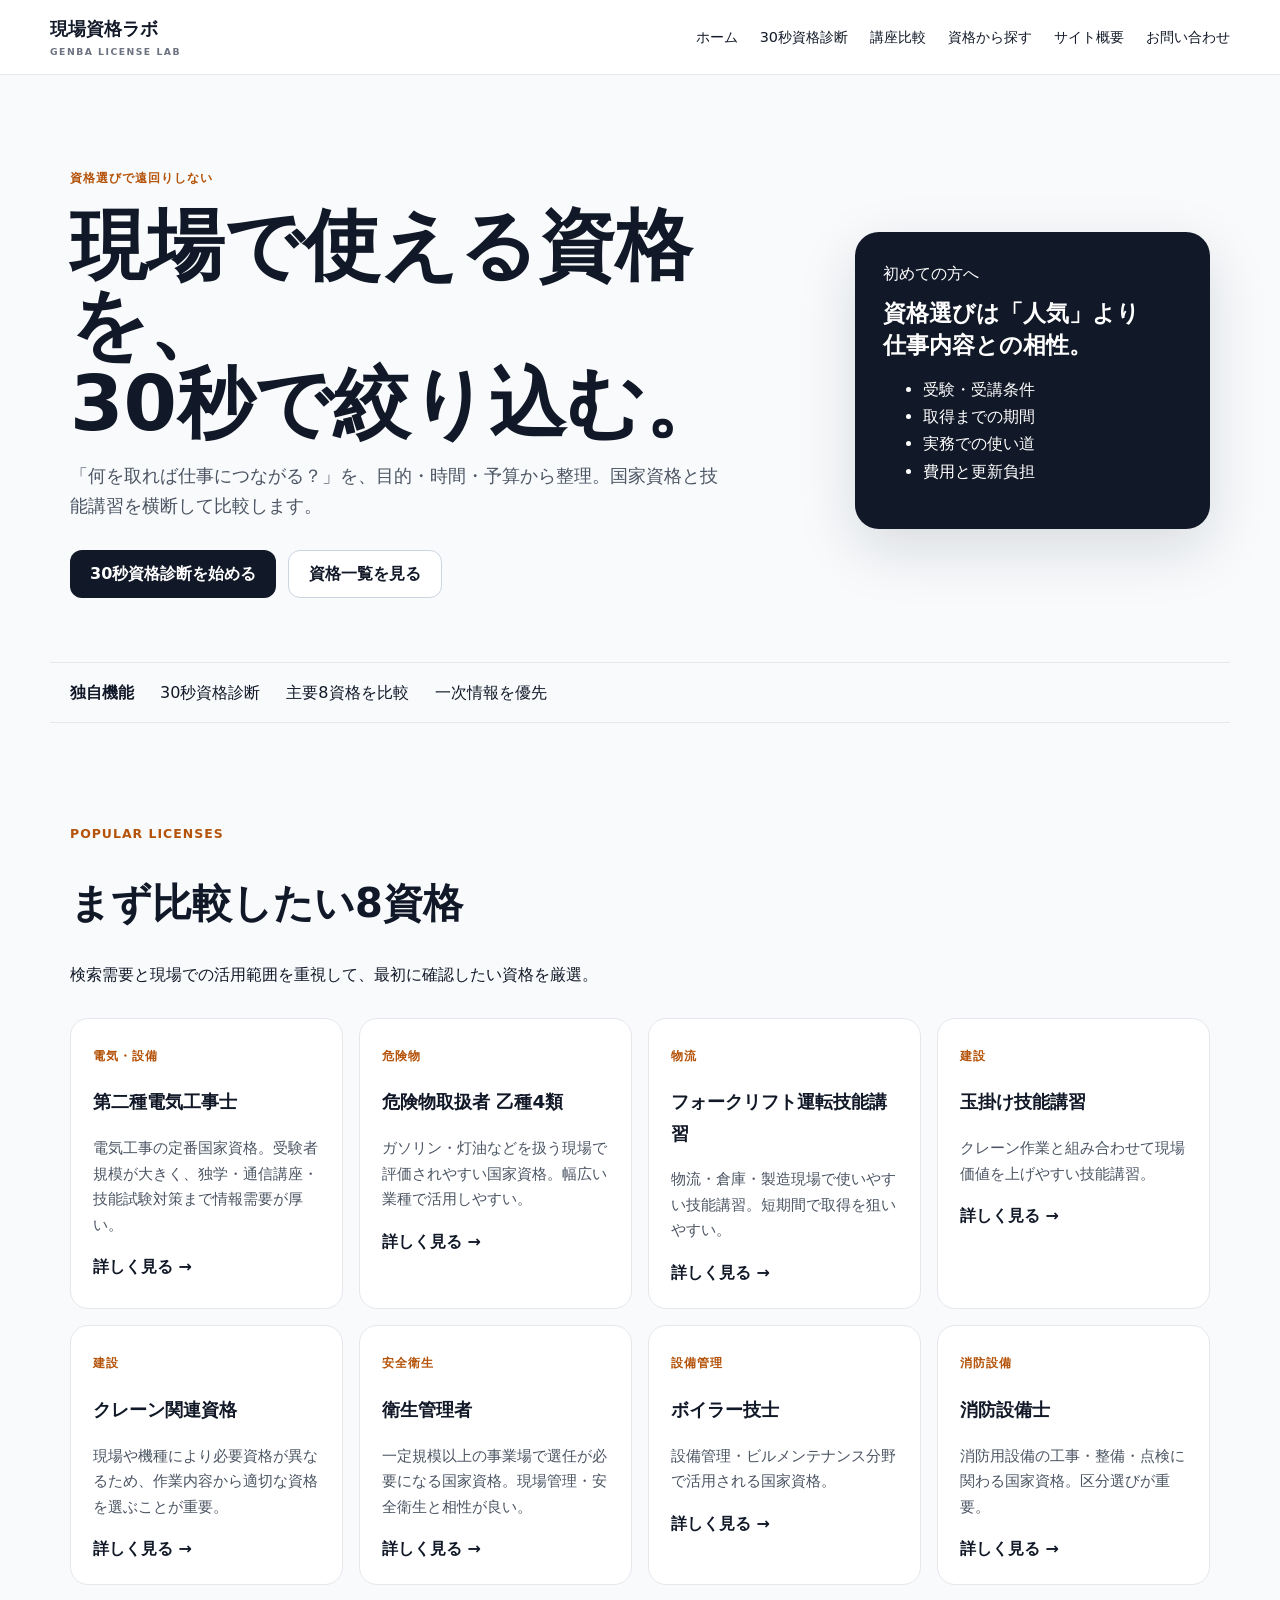
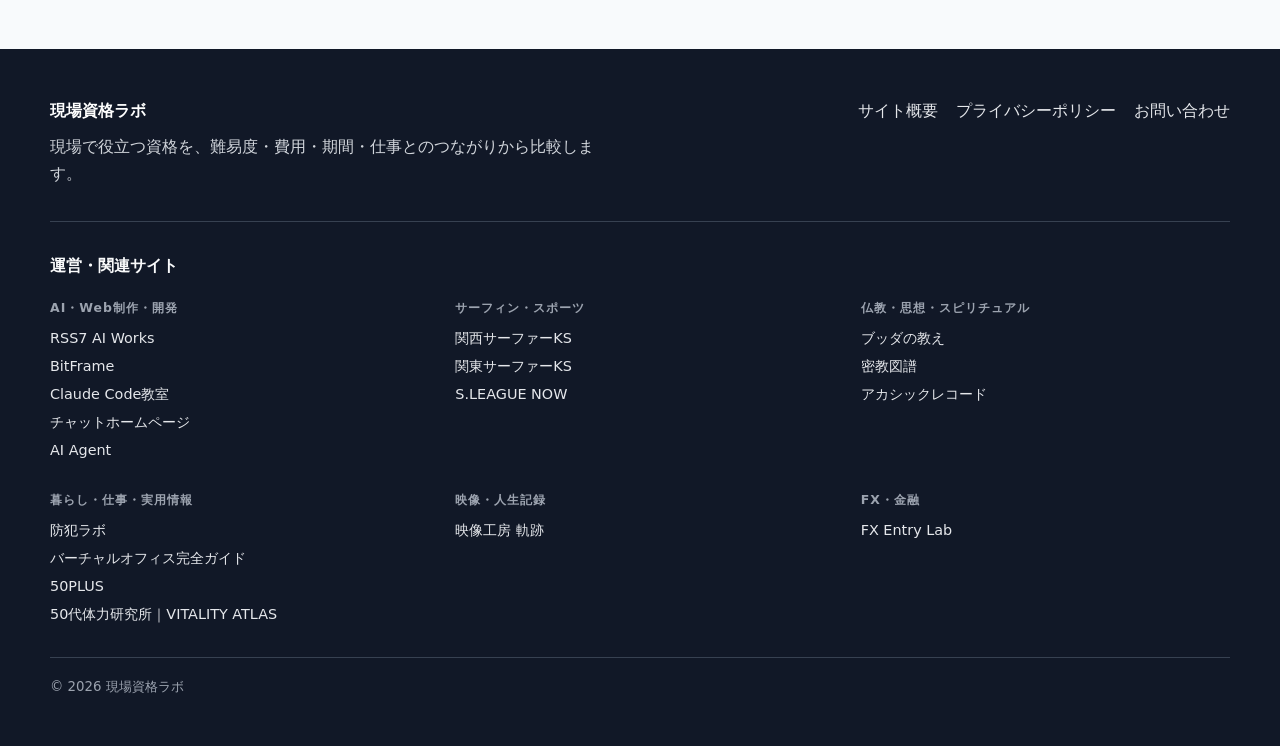
<file: index.html>
<!doctype html><html lang="ja"><head><meta charset="utf-8"><meta name="viewport" content="width=device-width,initial-scale=1"><title>現場資格ラボ｜仕事につながる現場資格を30秒診断</title><meta name="description" content="電気工事士・危険物乙4・フォークリフトなど、現場で役立つ資格を目的・費用・勉強時間から比較。30秒診断でおすすめ資格を3つ提案します。"><link rel="canonical" href="https://genba.rss7.net/"><link rel="stylesheet" href="styles.css"><link rel="icon" href="favicon.svg"><meta name="theme-color" content="#111827"><script type="application/ld+json">{"@context":"https://schema.org","@type":"WebSite","name":"現場資格ラボ","url":"https://genba.rss7.net"}</script></head><body><header class="site-header"><a class="brand" href="./">現場資格ラボ<span>GENBA LICENSE LAB</span></a><button class="menu-btn" aria-label="メニューを開く" aria-expanded="false">☰</button><nav class="nav" aria-label="主要メニュー"><a href="./">ホーム</a><a href="./diagnosis.html">30秒資格診断</a><a href="./courses.html">講座比較</a><a href="./#qualifications">資格から探す</a><a href="./about.html">サイト概要</a><a href="./contact.html">お問い合わせ</a></nav></header><main><section class="hero"><div><span class="kicker">資格選びで遠回りしない</span><h1>現場で使える資格を、<br>30秒で絞り込む。</h1><p>「何を取れば仕事につながる？」を、目的・時間・予算から整理。国家資格と技能講習を横断して比較します。</p><div class="hero-actions"><a class="btn primary" href="./diagnosis.html">30秒資格診断を始める</a><a class="btn ghost" href="#qualifications">資格一覧を見る</a></div></div><aside class="score-card"><span>初めての方へ</span><strong>資格選びは「人気」より<br>仕事内容との相性。</strong><ul><li>受験・受講条件</li><li>取得までの期間</li><li>実務での使い道</li><li>費用と更新負担</li></ul></aside></section><section class="trust"><b>独自機能</b><span>30秒資格診断</span><span>主要8資格を比較</span><span>一次情報を優先</span></section><section id="qualifications" class="section"><div class="section-head"><span class="kicker">POPULAR LICENSES</span><h2>まず比較したい8資格</h2><p>検索需要と現場での活用範囲を重視して、最初に確認したい資格を厳選。</p></div><div class="grid"><article class="card"><span class="eyebrow">電気・設備</span><h3>第二種電気工事士</h3><p>電気工事の定番国家資格。受験者規模が大きく、独学・通信講座・技能試験対策まで情報需要が厚い。</p><a class="text-link" href="./qualifications/second-electrician.html">詳しく見る →</a></article><article class="card"><span class="eyebrow">危険物</span><h3>危険物取扱者 乙種4類</h3><p>ガソリン・灯油などを扱う現場で評価されやすい国家資格。幅広い業種で活用しやすい。</p><a class="text-link" href="./qualifications/hazardous-otsu4.html">詳しく見る →</a></article><article class="card"><span class="eyebrow">物流</span><h3>フォークリフト運転技能講習</h3><p>物流・倉庫・製造現場で使いやすい技能講習。短期間で取得を狙いやすい。</p><a class="text-link" href="./qualifications/forklift.html">詳しく見る →</a></article><article class="card"><span class="eyebrow">建設</span><h3>玉掛け技能講習</h3><p>クレーン作業と組み合わせて現場価値を上げやすい技能講習。</p><a class="text-link" href="./qualifications/tamakake.html">詳しく見る →</a></article><article class="card"><span class="eyebrow">建設</span><h3>クレーン関連資格</h3><p>現場や機種により必要資格が異なるため、作業内容から適切な資格を選ぶことが重要。</p><a class="text-link" href="./qualifications/crane.html">詳しく見る →</a></article><article class="card"><span class="eyebrow">安全衛生</span><h3>衛生管理者</h3><p>一定規模以上の事業場で選任が必要になる国家資格。現場管理・安全衛生と相性が良い。</p><a class="text-link" href="./qualifications/health-supervisor.html">詳しく見る →</a></article><article class="card"><span class="eyebrow">設備管理</span><h3>ボイラー技士</h3><p>設備管理・ビルメンテナンス分野で活用される国家資格。</p><a class="text-link" href="./qualifications/boiler.html">詳しく見る →</a></article><article class="card"><span class="eyebrow">消防設備</span><h3>消防設備士</h3><p>消防用設備の工事・整備・点検に関わる国家資格。区分選びが重要。</p><a class="text-link" href="./qualifications/fire-equipment.html">詳しく見る →</a></article></div></section><footer><div class="footer-main"><div class="footer-brand"><strong>現場資格ラボ</strong><p>現場で役立つ資格を、難易度・費用・期間・仕事とのつながりから比較します。</p></div><div class="footlinks"><a href="./about.html">サイト概要</a><a href="./privacy.html">プライバシーポリシー</a><a href="./contact.html">お問い合わせ</a></div></div><div class="site-network"><p class="site-network-title">運営・関連サイト</p><div class="site-network-grid"><section class="footer-group"><h2>AI・Web制作・開発</h2><div class="footer-site-links"><a href="https://rss7.net/" target="_blank" rel="noopener noreferrer">RSS7 AI Works</a><a href="https://bitframe.rss7.net/" target="_blank" rel="noopener noreferrer">BitFrame</a><a href="https://claudecode.rss7.net/" target="_blank" rel="noopener noreferrer">Claude Code教室</a><a href="https://chat.rss7.net/" target="_blank" rel="noopener noreferrer">チャットホームページ</a><a href="https://oosaka0123-sudo.github.io/ai-agent/" target="_blank" rel="noopener noreferrer">AI Agent</a></div></section><section class="footer-group"><h2>サーフィン・スポーツ</h2><div class="footer-site-links"><a href="https://kansai.rss7.net/" target="_blank" rel="noopener noreferrer">関西サーファーKS</a><a href="https://kanto.rss7.net/" target="_blank" rel="noopener noreferrer">関東サーファーKS</a><a href="https://sleague.rss7.net/" target="_blank" rel="noopener noreferrer">S.LEAGUE NOW</a></div></section><section class="footer-group"><h2>仏教・思想・スピリチュアル</h2><div class="footer-site-links"><a href="https://oosaka0123-sudo.github.io/buddha-no-oshie/" target="_blank" rel="noopener noreferrer">ブッダの教え</a><a href="https://oosaka0123-sudo.github.io/mikkyou-guide/" target="_blank" rel="noopener noreferrer">密教図譜</a><a href="https://oosaka0123-sudo.github.io/akashic-records-jp/" target="_blank" rel="noopener noreferrer">アカシックレコード</a></div></section><section class="footer-group"><h2>暮らし・仕事・実用情報</h2><div class="footer-site-links"><a href="https://bouhan.rss7.net/" target="_blank" rel="noopener noreferrer">防犯ラボ</a><a href="https://oosaka0123-sudo.github.io/virtual-office/" target="_blank" rel="noopener noreferrer">バーチャルオフィス完全ガイド</a><a href="https://oosaka0123-sudo.github.io/50plus/" target="_blank" rel="noopener noreferrer">50PLUS</a><a href="https://oosaka0123-sudo.github.io/50plus-vitality-jp/" target="_blank" rel="noopener noreferrer">50代体力研究所｜VITALITY ATLAS</a></div></section><section class="footer-group"><h2>映像・人生記録</h2><div class="footer-site-links"><a href="https://kiseki.rss7.net/" target="_blank" rel="noopener noreferrer">映像工房 軌跡</a></div></section><section class="footer-group"><h2>FX・金融</h2><div class="footer-site-links"><a href="https://oosaka0123-sudo.github.io/fx-entry-lab/" target="_blank" rel="noopener noreferrer">FX Entry Lab</a></div></section></div></div><small>© 2026 現場資格ラボ</small></footer><script src="./app.js" defer></script></body></html>
</file>
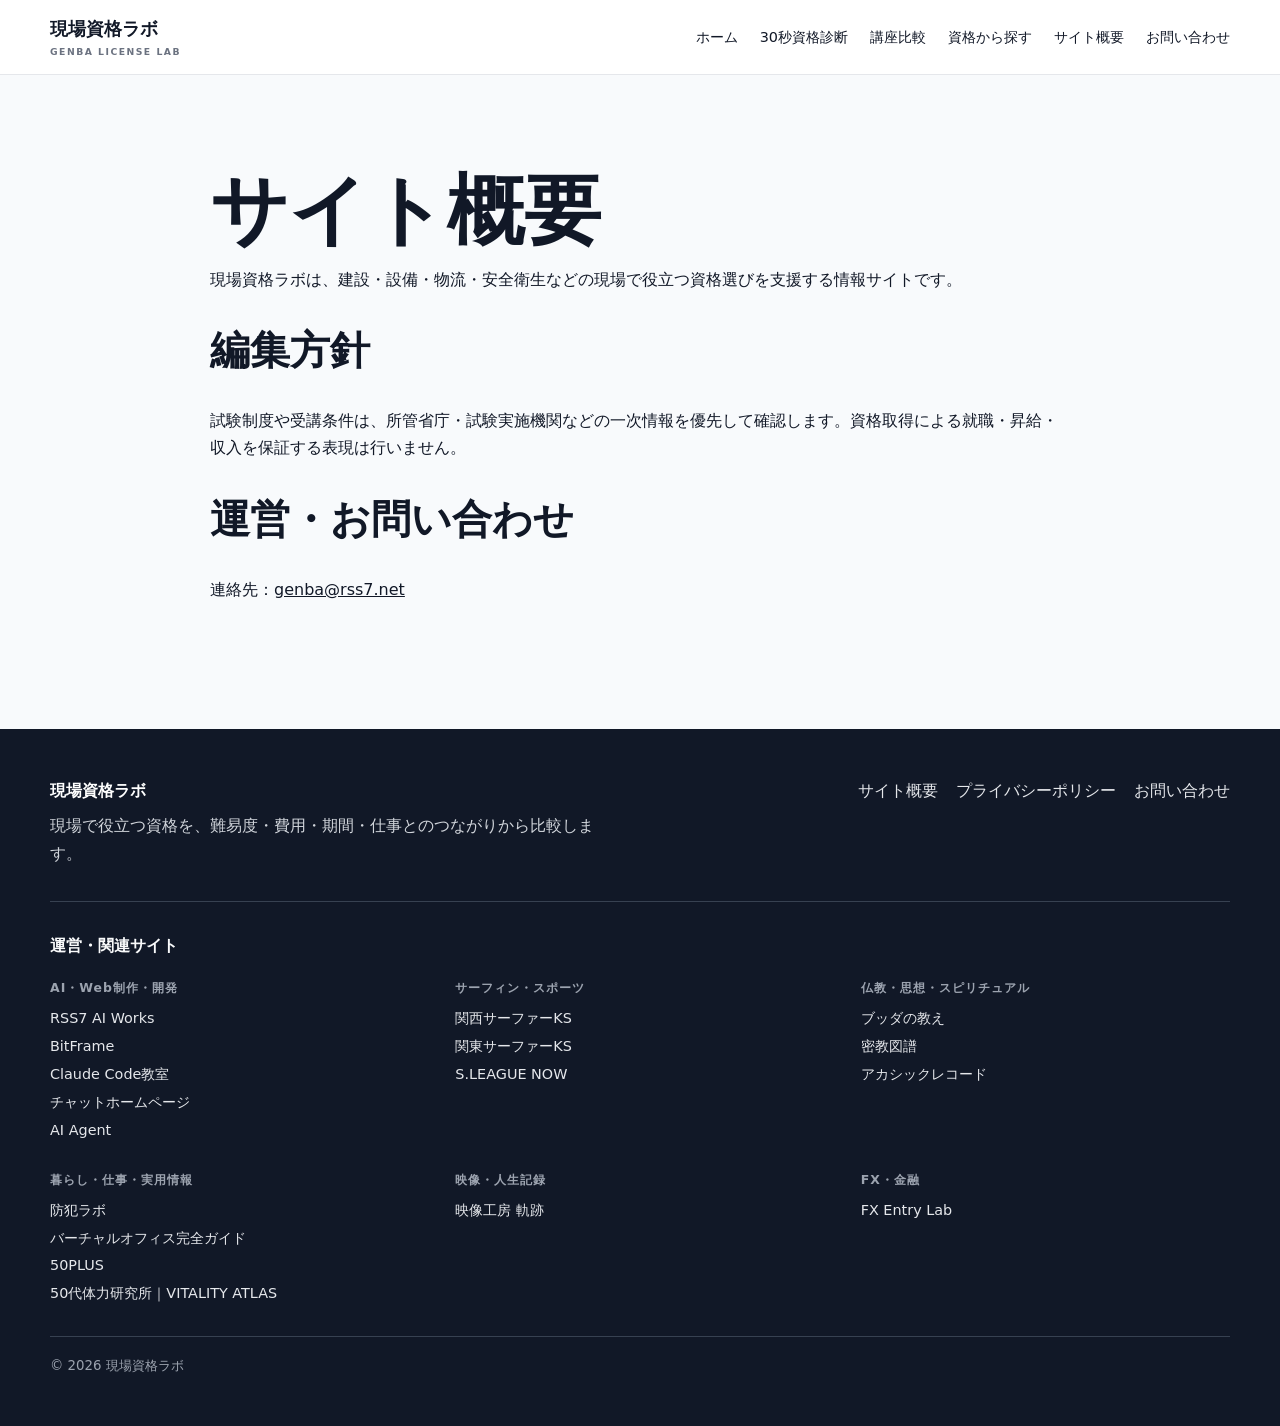
<file: about.html>
<!doctype html><html lang="ja"><head><meta charset="utf-8"><meta name="viewport" content="width=device-width,initial-scale=1"><title>サイト概要｜現場資格ラボ</title><meta name="description" content="現場資格ラボの運営方針と情報の扱いについて。"><link rel="canonical" href="https://genba.rss7.net/about.html"><link rel="stylesheet" href="styles.css"><link rel="icon" href="favicon.svg"><meta name="theme-color" content="#111827"><script type="application/ld+json">{"@context":"https://schema.org","@type":"WebSite","name":"現場資格ラボ","url":"https://genba.rss7.net"}</script></head><body><header class="site-header"><a class="brand" href="./">現場資格ラボ<span>GENBA LICENSE LAB</span></a><button class="menu-btn" aria-label="メニューを開く" aria-expanded="false">☰</button><nav class="nav" aria-label="主要メニュー"><a href="./">ホーム</a><a href="./diagnosis.html">30秒資格診断</a><a href="./courses.html">講座比較</a><a href="./#qualifications">資格から探す</a><a href="./about.html">サイト概要</a><a href="./contact.html">お問い合わせ</a></nav></header><main class="narrow"><section class="page-hero"><h1>サイト概要</h1><p>現場資格ラボは、建設・設備・物流・安全衛生などの現場で役立つ資格選びを支援する情報サイトです。</p><h2>編集方針</h2><p>試験制度や受講条件は、所管省庁・試験実施機関などの一次情報を優先して確認します。資格取得による就職・昇給・収入を保証する表現は行いません。</p><h2>運営・お問い合わせ</h2><p>連絡先：<a href="mailto:genba@rss7.net">genba@rss7.net</a></p></section></main><footer><div class="footer-main"><div class="footer-brand"><strong>現場資格ラボ</strong><p>現場で役立つ資格を、難易度・費用・期間・仕事とのつながりから比較します。</p></div><div class="footlinks"><a href="./about.html">サイト概要</a><a href="./privacy.html">プライバシーポリシー</a><a href="./contact.html">お問い合わせ</a></div></div><div class="site-network"><p class="site-network-title">運営・関連サイト</p><div class="site-network-grid"><section class="footer-group"><h2>AI・Web制作・開発</h2><div class="footer-site-links"><a href="https://rss7.net/" target="_blank" rel="noopener noreferrer">RSS7 AI Works</a><a href="https://bitframe.rss7.net/" target="_blank" rel="noopener noreferrer">BitFrame</a><a href="https://claudecode.rss7.net/" target="_blank" rel="noopener noreferrer">Claude Code教室</a><a href="https://chat.rss7.net/" target="_blank" rel="noopener noreferrer">チャットホームページ</a><a href="https://oosaka0123-sudo.github.io/ai-agent/" target="_blank" rel="noopener noreferrer">AI Agent</a></div></section><section class="footer-group"><h2>サーフィン・スポーツ</h2><div class="footer-site-links"><a href="https://kansai.rss7.net/" target="_blank" rel="noopener noreferrer">関西サーファーKS</a><a href="https://kanto.rss7.net/" target="_blank" rel="noopener noreferrer">関東サーファーKS</a><a href="https://sleague.rss7.net/" target="_blank" rel="noopener noreferrer">S.LEAGUE NOW</a></div></section><section class="footer-group"><h2>仏教・思想・スピリチュアル</h2><div class="footer-site-links"><a href="https://oosaka0123-sudo.github.io/buddha-no-oshie/" target="_blank" rel="noopener noreferrer">ブッダの教え</a><a href="https://oosaka0123-sudo.github.io/mikkyou-guide/" target="_blank" rel="noopener noreferrer">密教図譜</a><a href="https://oosaka0123-sudo.github.io/akashic-records-jp/" target="_blank" rel="noopener noreferrer">アカシックレコード</a></div></section><section class="footer-group"><h2>暮らし・仕事・実用情報</h2><div class="footer-site-links"><a href="https://bouhan.rss7.net/" target="_blank" rel="noopener noreferrer">防犯ラボ</a><a href="https://oosaka0123-sudo.github.io/virtual-office/" target="_blank" rel="noopener noreferrer">バーチャルオフィス完全ガイド</a><a href="https://oosaka0123-sudo.github.io/50plus/" target="_blank" rel="noopener noreferrer">50PLUS</a><a href="https://oosaka0123-sudo.github.io/50plus-vitality-jp/" target="_blank" rel="noopener noreferrer">50代体力研究所｜VITALITY ATLAS</a></div></section><section class="footer-group"><h2>映像・人生記録</h2><div class="footer-site-links"><a href="https://kiseki.rss7.net/" target="_blank" rel="noopener noreferrer">映像工房 軌跡</a></div></section><section class="footer-group"><h2>FX・金融</h2><div class="footer-site-links"><a href="https://oosaka0123-sudo.github.io/fx-entry-lab/" target="_blank" rel="noopener noreferrer">FX Entry Lab</a></div></section></div></div><small>© 2026 現場資格ラボ</small></footer><script src="./app.js" defer></script></body></html>
</file>
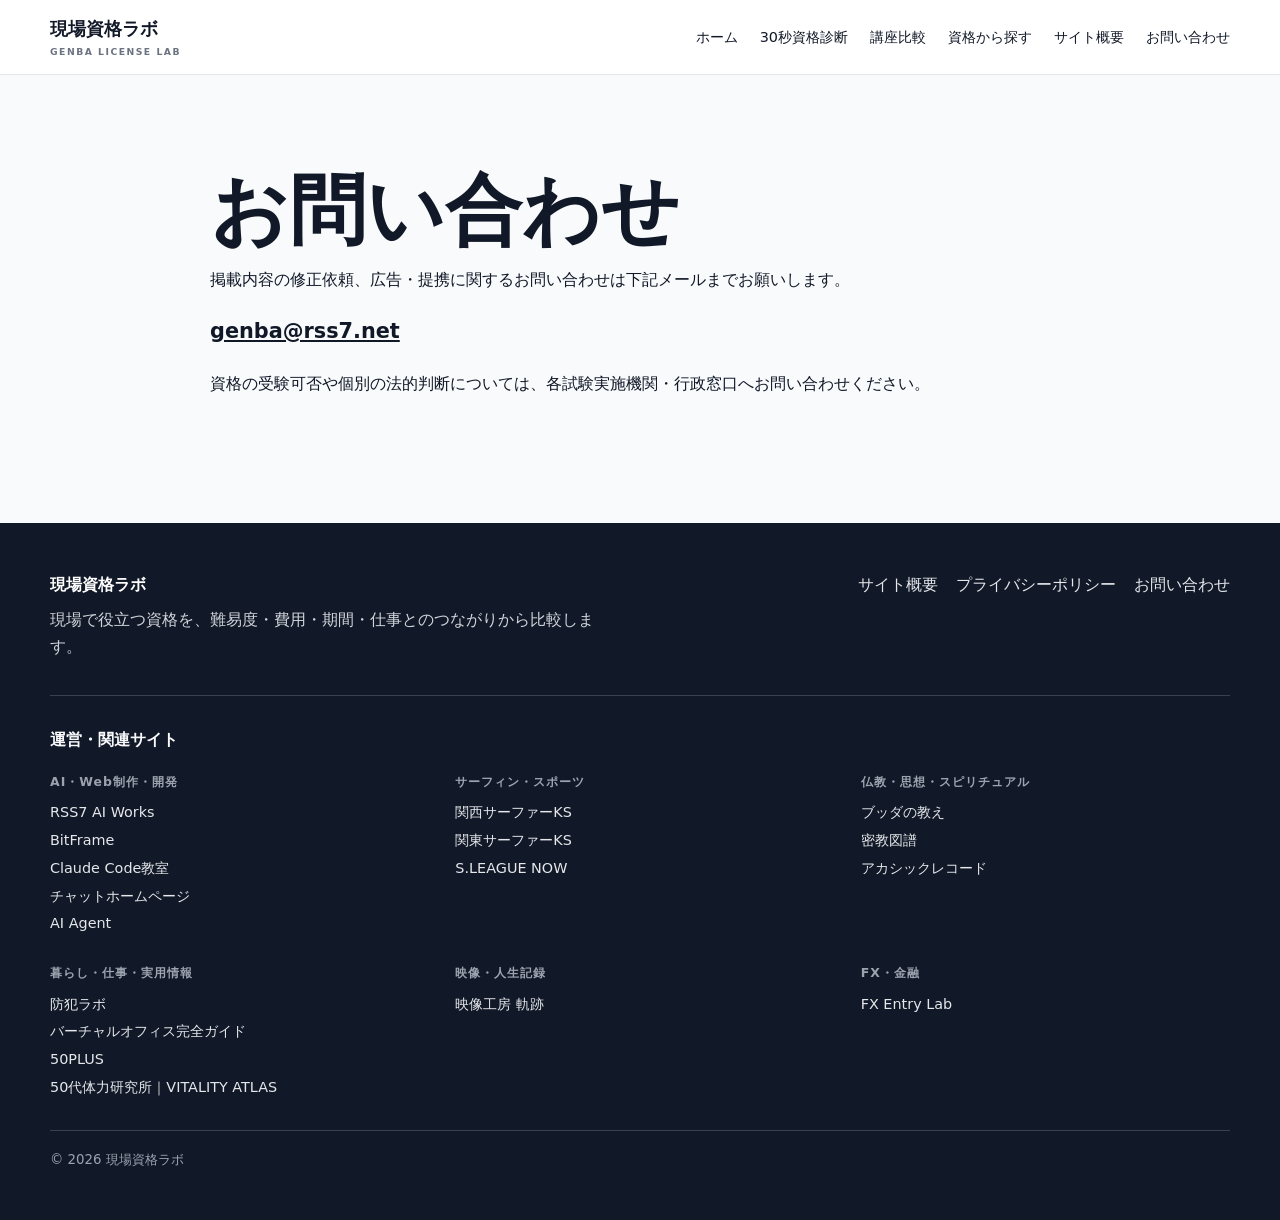
<file: contact.html>
<!doctype html><html lang="ja"><head><meta charset="utf-8"><meta name="viewport" content="width=device-width,initial-scale=1"><title>お問い合わせ｜現場資格ラボ</title><meta name="description" content="現場資格ラボへのお問い合わせ。"><link rel="canonical" href="https://genba.rss7.net/contact.html"><link rel="stylesheet" href="styles.css"><link rel="icon" href="favicon.svg"><meta name="theme-color" content="#111827"><script type="application/ld+json">{"@context":"https://schema.org","@type":"WebSite","name":"現場資格ラボ","url":"https://genba.rss7.net"}</script></head><body><header class="site-header"><a class="brand" href="./">現場資格ラボ<span>GENBA LICENSE LAB</span></a><button class="menu-btn" aria-label="メニューを開く" aria-expanded="false">☰</button><nav class="nav" aria-label="主要メニュー"><a href="./">ホーム</a><a href="./diagnosis.html">30秒資格診断</a><a href="./courses.html">講座比較</a><a href="./#qualifications">資格から探す</a><a href="./about.html">サイト概要</a><a href="./contact.html">お問い合わせ</a></nav></header><main class="narrow"><section class="page-hero"><h1>お問い合わせ</h1><p>掲載内容の修正依頼、広告・提携に関するお問い合わせは下記メールまでお願いします。</p><p class="contact-mail"><a href="mailto:genba@rss7.net">genba@rss7.net</a></p><p>資格の受験可否や個別の法的判断については、各試験実施機関・行政窓口へお問い合わせください。</p></section></main><footer><div class="footer-main"><div class="footer-brand"><strong>現場資格ラボ</strong><p>現場で役立つ資格を、難易度・費用・期間・仕事とのつながりから比較します。</p></div><div class="footlinks"><a href="./about.html">サイト概要</a><a href="./privacy.html">プライバシーポリシー</a><a href="./contact.html">お問い合わせ</a></div></div><div class="site-network"><p class="site-network-title">運営・関連サイト</p><div class="site-network-grid"><section class="footer-group"><h2>AI・Web制作・開発</h2><div class="footer-site-links"><a href="https://rss7.net/" target="_blank" rel="noopener noreferrer">RSS7 AI Works</a><a href="https://bitframe.rss7.net/" target="_blank" rel="noopener noreferrer">BitFrame</a><a href="https://claudecode.rss7.net/" target="_blank" rel="noopener noreferrer">Claude Code教室</a><a href="https://chat.rss7.net/" target="_blank" rel="noopener noreferrer">チャットホームページ</a><a href="https://oosaka0123-sudo.github.io/ai-agent/" target="_blank" rel="noopener noreferrer">AI Agent</a></div></section><section class="footer-group"><h2>サーフィン・スポーツ</h2><div class="footer-site-links"><a href="https://kansai.rss7.net/" target="_blank" rel="noopener noreferrer">関西サーファーKS</a><a href="https://kanto.rss7.net/" target="_blank" rel="noopener noreferrer">関東サーファーKS</a><a href="https://sleague.rss7.net/" target="_blank" rel="noopener noreferrer">S.LEAGUE NOW</a></div></section><section class="footer-group"><h2>仏教・思想・スピリチュアル</h2><div class="footer-site-links"><a href="https://oosaka0123-sudo.github.io/buddha-no-oshie/" target="_blank" rel="noopener noreferrer">ブッダの教え</a><a href="https://oosaka0123-sudo.github.io/mikkyou-guide/" target="_blank" rel="noopener noreferrer">密教図譜</a><a href="https://oosaka0123-sudo.github.io/akashic-records-jp/" target="_blank" rel="noopener noreferrer">アカシックレコード</a></div></section><section class="footer-group"><h2>暮らし・仕事・実用情報</h2><div class="footer-site-links"><a href="https://bouhan.rss7.net/" target="_blank" rel="noopener noreferrer">防犯ラボ</a><a href="https://oosaka0123-sudo.github.io/virtual-office/" target="_blank" rel="noopener noreferrer">バーチャルオフィス完全ガイド</a><a href="https://oosaka0123-sudo.github.io/50plus/" target="_blank" rel="noopener noreferrer">50PLUS</a><a href="https://oosaka0123-sudo.github.io/50plus-vitality-jp/" target="_blank" rel="noopener noreferrer">50代体力研究所｜VITALITY ATLAS</a></div></section><section class="footer-group"><h2>映像・人生記録</h2><div class="footer-site-links"><a href="https://kiseki.rss7.net/" target="_blank" rel="noopener noreferrer">映像工房 軌跡</a></div></section><section class="footer-group"><h2>FX・金融</h2><div class="footer-site-links"><a href="https://oosaka0123-sudo.github.io/fx-entry-lab/" target="_blank" rel="noopener noreferrer">FX Entry Lab</a></div></section></div></div><small>© 2026 現場資格ラボ</small></footer><script src="./app.js" defer></script></body></html>
</file>
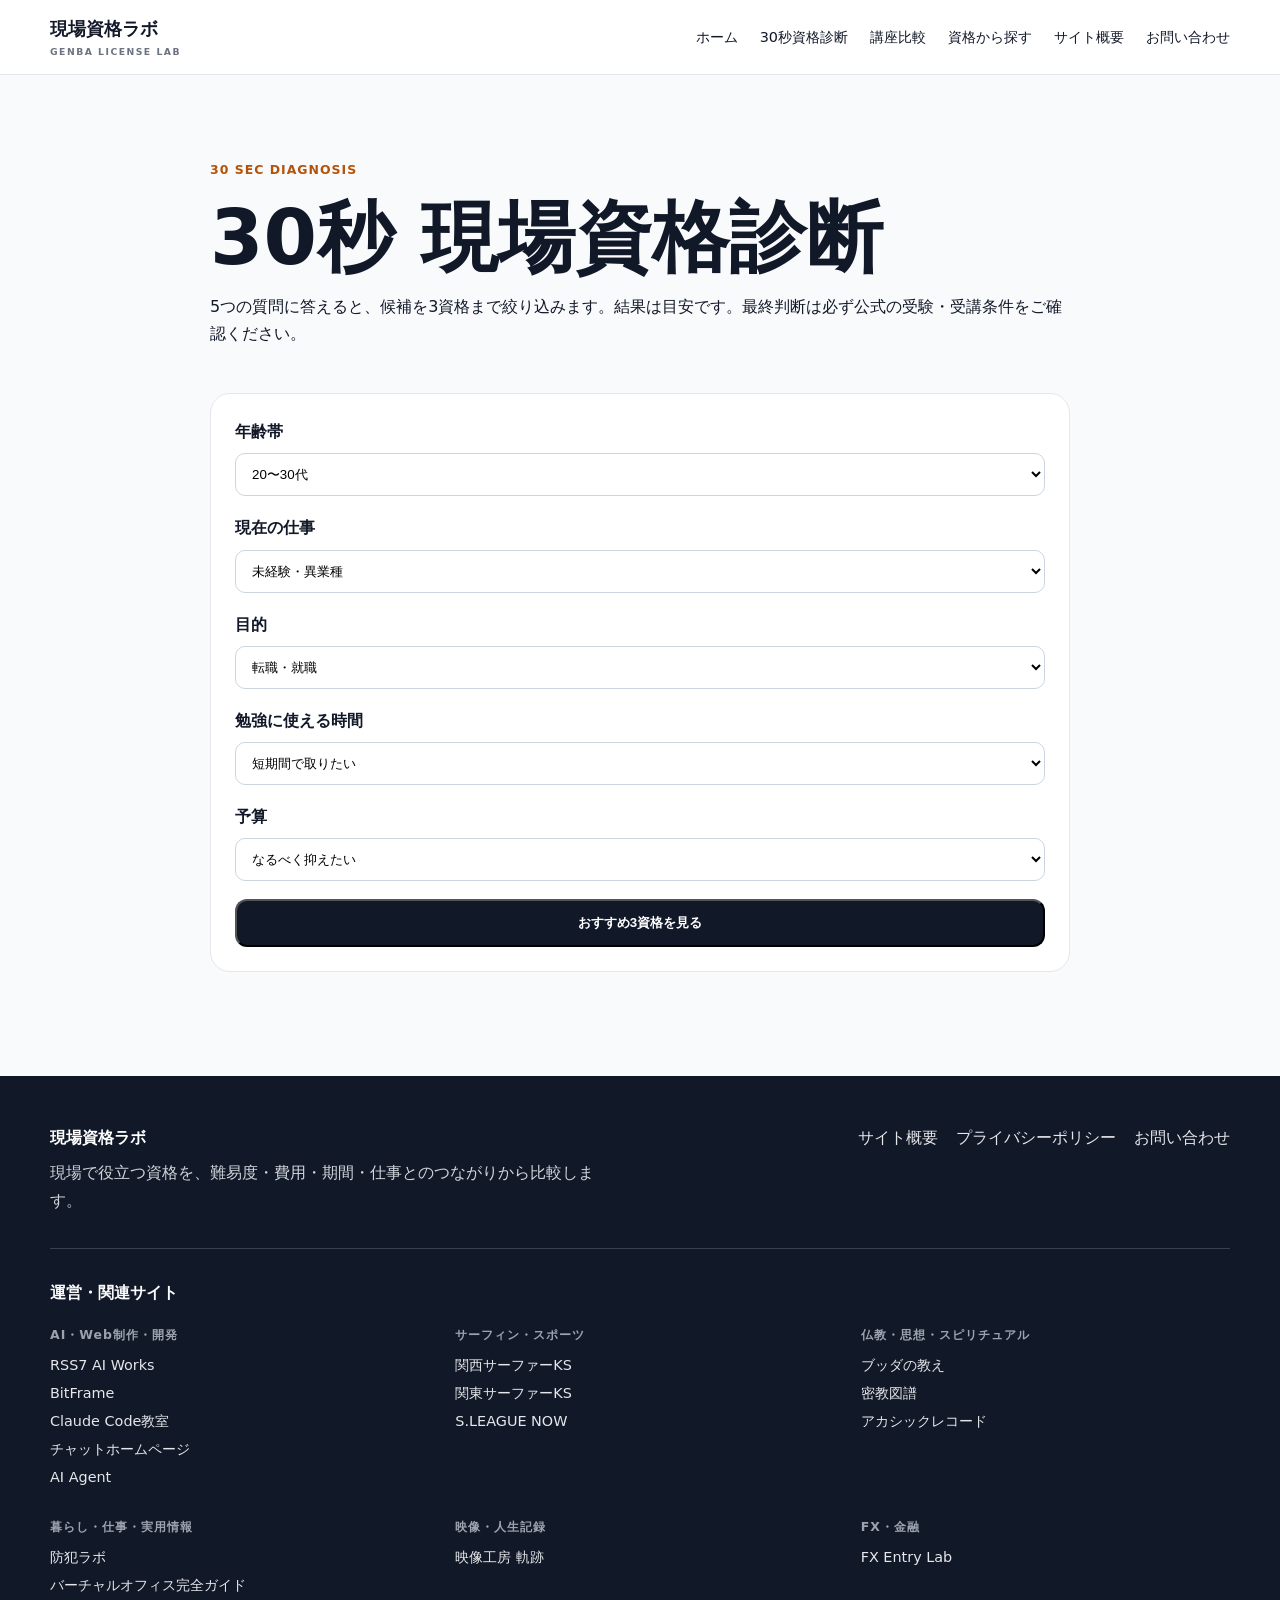
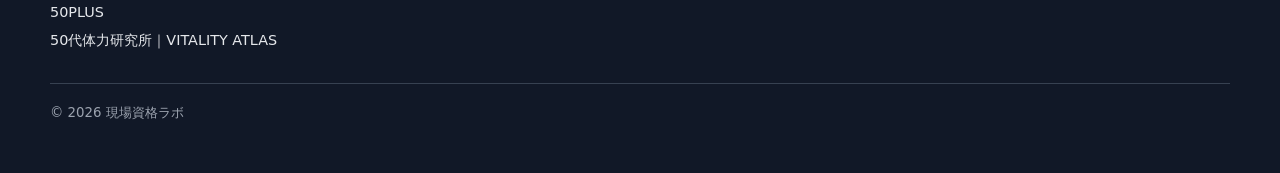
<file: diagnosis.html>
<!doctype html><html lang="ja"><head><meta charset="utf-8"><meta name="viewport" content="width=device-width,initial-scale=1"><title>30秒 現場資格診断｜現場資格ラボ</title><meta name="description" content="目的・勉強時間・予算など5つの質問から、あなたに合う現場資格を3つ提案します。"><link rel="canonical" href="https://genba.rss7.net/diagnosis.html"><link rel="stylesheet" href="styles.css"><link rel="icon" href="favicon.svg"><meta name="theme-color" content="#111827"><script type="application/ld+json">{"@context":"https://schema.org","@type":"WebSite","name":"現場資格ラボ","url":"https://genba.rss7.net"}</script></head><body><header class="site-header"><a class="brand" href="./">現場資格ラボ<span>GENBA LICENSE LAB</span></a><button class="menu-btn" aria-label="メニューを開く" aria-expanded="false">☰</button><nav class="nav" aria-label="主要メニュー"><a href="./">ホーム</a><a href="./diagnosis.html">30秒資格診断</a><a href="./courses.html">講座比較</a><a href="./#qualifications">資格から探す</a><a href="./about.html">サイト概要</a><a href="./contact.html">お問い合わせ</a></nav></header><main class="narrow"><section class="page-hero"><span class="kicker">30 SEC DIAGNOSIS</span><h1>30秒 現場資格診断</h1><p>5つの質問に答えると、候補を3資格まで絞り込みます。結果は目安です。最終判断は必ず公式の受験・受講条件をご確認ください。</p></section><form id="diagnosisForm" class="diagnosis"><label>年齢帯<select name="age"><option value="20">20〜30代</option><option value="40">40代</option><option value="50">50代以上</option></select></label><label>現在の仕事<select name="job"><option value="none">未経験・異業種</option><option value="construction">建設・設備</option><option value="logistics">物流・倉庫</option><option value="facility">設備管理・ビルメン</option><option value="manufacturing">製造</option></select></label><label>目的<select name="goal"><option value="job">転職・就職</option><option value="raise">昇給・社内評価</option><option value="skill">仕事の幅を広げる</option><option value="independent">将来の独立</option></select></label><label>勉強に使える時間<select name="time"><option value="short">短期間で取りたい</option><option value="medium">1〜3か月</option><option value="long">3か月以上でもOK</option></select></label><label>予算<select name="budget"><option value="low">なるべく抑えたい</option><option value="mid">数万円まで</option><option value="high">将来性優先</option></select></label><button class="btn primary" type="submit">おすすめ3資格を見る</button></form><section id="diagnosisResult" class="result" aria-live="polite"></section></main><footer><div class="footer-main"><div class="footer-brand"><strong>現場資格ラボ</strong><p>現場で役立つ資格を、難易度・費用・期間・仕事とのつながりから比較します。</p></div><div class="footlinks"><a href="./about.html">サイト概要</a><a href="./privacy.html">プライバシーポリシー</a><a href="./contact.html">お問い合わせ</a></div></div><div class="site-network"><p class="site-network-title">運営・関連サイト</p><div class="site-network-grid"><section class="footer-group"><h2>AI・Web制作・開発</h2><div class="footer-site-links"><a href="https://rss7.net/" target="_blank" rel="noopener noreferrer">RSS7 AI Works</a><a href="https://bitframe.rss7.net/" target="_blank" rel="noopener noreferrer">BitFrame</a><a href="https://claudecode.rss7.net/" target="_blank" rel="noopener noreferrer">Claude Code教室</a><a href="https://chat.rss7.net/" target="_blank" rel="noopener noreferrer">チャットホームページ</a><a href="https://oosaka0123-sudo.github.io/ai-agent/" target="_blank" rel="noopener noreferrer">AI Agent</a></div></section><section class="footer-group"><h2>サーフィン・スポーツ</h2><div class="footer-site-links"><a href="https://kansai.rss7.net/" target="_blank" rel="noopener noreferrer">関西サーファーKS</a><a href="https://kanto.rss7.net/" target="_blank" rel="noopener noreferrer">関東サーファーKS</a><a href="https://sleague.rss7.net/" target="_blank" rel="noopener noreferrer">S.LEAGUE NOW</a></div></section><section class="footer-group"><h2>仏教・思想・スピリチュアル</h2><div class="footer-site-links"><a href="https://oosaka0123-sudo.github.io/buddha-no-oshie/" target="_blank" rel="noopener noreferrer">ブッダの教え</a><a href="https://oosaka0123-sudo.github.io/mikkyou-guide/" target="_blank" rel="noopener noreferrer">密教図譜</a><a href="https://oosaka0123-sudo.github.io/akashic-records-jp/" target="_blank" rel="noopener noreferrer">アカシックレコード</a></div></section><section class="footer-group"><h2>暮らし・仕事・実用情報</h2><div class="footer-site-links"><a href="https://bouhan.rss7.net/" target="_blank" rel="noopener noreferrer">防犯ラボ</a><a href="https://oosaka0123-sudo.github.io/virtual-office/" target="_blank" rel="noopener noreferrer">バーチャルオフィス完全ガイド</a><a href="https://oosaka0123-sudo.github.io/50plus/" target="_blank" rel="noopener noreferrer">50PLUS</a><a href="https://oosaka0123-sudo.github.io/50plus-vitality-jp/" target="_blank" rel="noopener noreferrer">50代体力研究所｜VITALITY ATLAS</a></div></section><section class="footer-group"><h2>映像・人生記録</h2><div class="footer-site-links"><a href="https://kiseki.rss7.net/" target="_blank" rel="noopener noreferrer">映像工房 軌跡</a></div></section><section class="footer-group"><h2>FX・金融</h2><div class="footer-site-links"><a href="https://oosaka0123-sudo.github.io/fx-entry-lab/" target="_blank" rel="noopener noreferrer">FX Entry Lab</a></div></section></div></div><small>© 2026 現場資格ラボ</small></footer><script src="./app.js" defer></script></body></html>
</file>
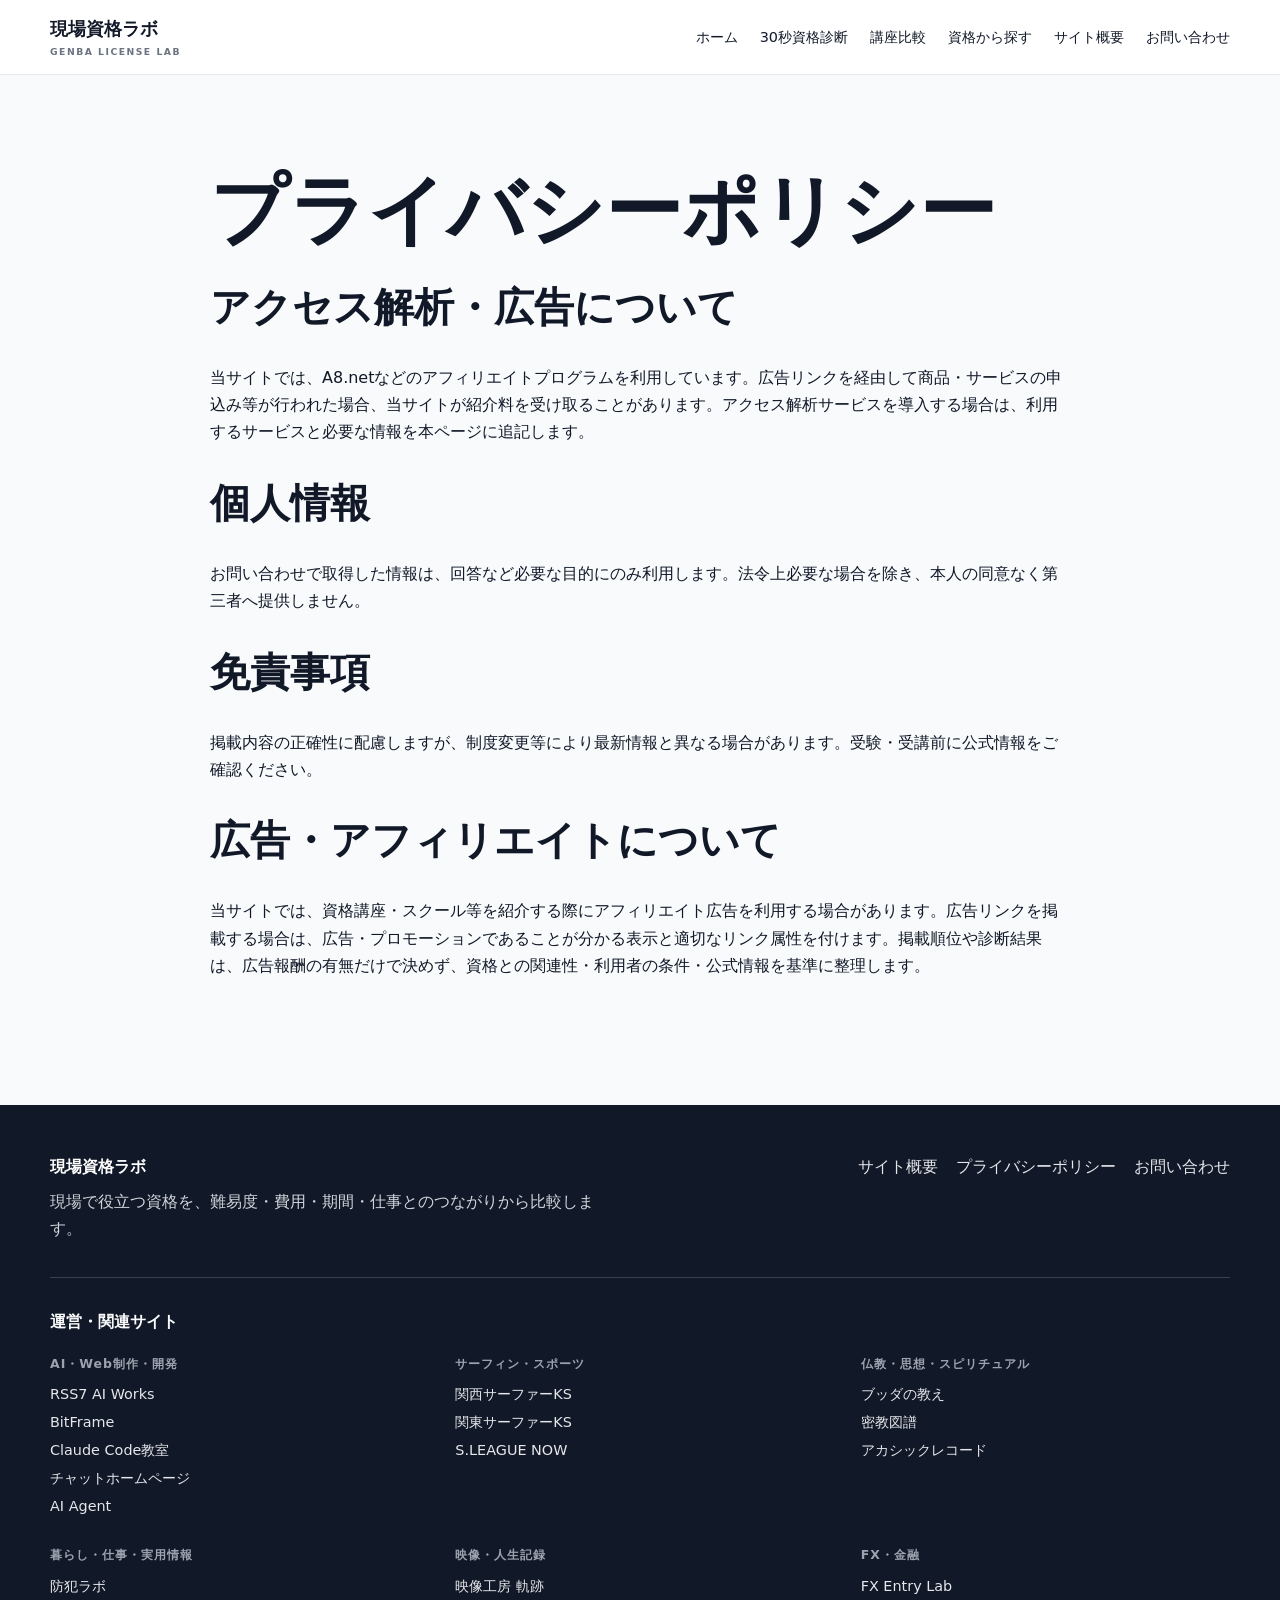
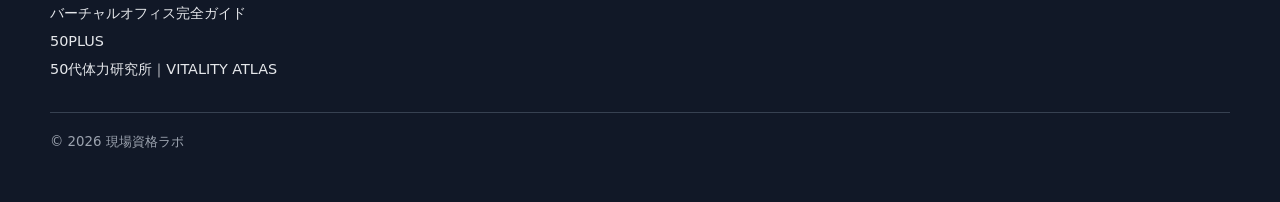
<file: privacy.html>
<!doctype html><html lang="ja"><head><meta charset="utf-8"><meta name="viewport" content="width=device-width,initial-scale=1"><title>プライバシーポリシー｜現場資格ラボ</title><meta name="description" content="現場資格ラボのプライバシーポリシー。"><link rel="canonical" href="https://genba.rss7.net/privacy.html"><link rel="stylesheet" href="styles.css"><link rel="icon" href="favicon.svg"><meta name="theme-color" content="#111827"><script type="application/ld+json">{"@context":"https://schema.org","@type":"WebSite","name":"現場資格ラボ","url":"https://genba.rss7.net"}</script></head><body><header class="site-header"><a class="brand" href="./">現場資格ラボ<span>GENBA LICENSE LAB</span></a><button class="menu-btn" aria-label="メニューを開く" aria-expanded="false">☰</button><nav class="nav" aria-label="主要メニュー"><a href="./">ホーム</a><a href="./diagnosis.html">30秒資格診断</a><a href="./courses.html">講座比較</a><a href="./#qualifications">資格から探す</a><a href="./about.html">サイト概要</a><a href="./contact.html">お問い合わせ</a></nav></header><main class="narrow"><section class="page-hero"><h1>プライバシーポリシー</h1><h2>アクセス解析・広告について</h2><p>当サイトでは、A8.netなどのアフィリエイトプログラムを利用しています。広告リンクを経由して商品・サービスの申込み等が行われた場合、当サイトが紹介料を受け取ることがあります。アクセス解析サービスを導入する場合は、利用するサービスと必要な情報を本ページに追記します。</p><h2>個人情報</h2><p>お問い合わせで取得した情報は、回答など必要な目的にのみ利用します。法令上必要な場合を除き、本人の同意なく第三者へ提供しません。</p><h2>免責事項</h2><p>掲載内容の正確性に配慮しますが、制度変更等により最新情報と異なる場合があります。受験・受講前に公式情報をご確認ください。</p><h2>広告・アフィリエイトについて</h2><p>当サイトでは、資格講座・スクール等を紹介する際にアフィリエイト広告を利用する場合があります。広告リンクを掲載する場合は、広告・プロモーションであることが分かる表示と適切なリンク属性を付けます。掲載順位や診断結果は、広告報酬の有無だけで決めず、資格との関連性・利用者の条件・公式情報を基準に整理します。</p></section></main><footer><div class="footer-main"><div class="footer-brand"><strong>現場資格ラボ</strong><p>現場で役立つ資格を、難易度・費用・期間・仕事とのつながりから比較します。</p></div><div class="footlinks"><a href="./about.html">サイト概要</a><a href="./privacy.html">プライバシーポリシー</a><a href="./contact.html">お問い合わせ</a></div></div><div class="site-network"><p class="site-network-title">運営・関連サイト</p><div class="site-network-grid"><section class="footer-group"><h2>AI・Web制作・開発</h2><div class="footer-site-links"><a href="https://rss7.net/" target="_blank" rel="noopener noreferrer">RSS7 AI Works</a><a href="https://bitframe.rss7.net/" target="_blank" rel="noopener noreferrer">BitFrame</a><a href="https://claudecode.rss7.net/" target="_blank" rel="noopener noreferrer">Claude Code教室</a><a href="https://chat.rss7.net/" target="_blank" rel="noopener noreferrer">チャットホームページ</a><a href="https://oosaka0123-sudo.github.io/ai-agent/" target="_blank" rel="noopener noreferrer">AI Agent</a></div></section><section class="footer-group"><h2>サーフィン・スポーツ</h2><div class="footer-site-links"><a href="https://kansai.rss7.net/" target="_blank" rel="noopener noreferrer">関西サーファーKS</a><a href="https://kanto.rss7.net/" target="_blank" rel="noopener noreferrer">関東サーファーKS</a><a href="https://sleague.rss7.net/" target="_blank" rel="noopener noreferrer">S.LEAGUE NOW</a></div></section><section class="footer-group"><h2>仏教・思想・スピリチュアル</h2><div class="footer-site-links"><a href="https://oosaka0123-sudo.github.io/buddha-no-oshie/" target="_blank" rel="noopener noreferrer">ブッダの教え</a><a href="https://oosaka0123-sudo.github.io/mikkyou-guide/" target="_blank" rel="noopener noreferrer">密教図譜</a><a href="https://oosaka0123-sudo.github.io/akashic-records-jp/" target="_blank" rel="noopener noreferrer">アカシックレコード</a></div></section><section class="footer-group"><h2>暮らし・仕事・実用情報</h2><div class="footer-site-links"><a href="https://bouhan.rss7.net/" target="_blank" rel="noopener noreferrer">防犯ラボ</a><a href="https://oosaka0123-sudo.github.io/virtual-office/" target="_blank" rel="noopener noreferrer">バーチャルオフィス完全ガイド</a><a href="https://oosaka0123-sudo.github.io/50plus/" target="_blank" rel="noopener noreferrer">50PLUS</a><a href="https://oosaka0123-sudo.github.io/50plus-vitality-jp/" target="_blank" rel="noopener noreferrer">50代体力研究所｜VITALITY ATLAS</a></div></section><section class="footer-group"><h2>映像・人生記録</h2><div class="footer-site-links"><a href="https://kiseki.rss7.net/" target="_blank" rel="noopener noreferrer">映像工房 軌跡</a></div></section><section class="footer-group"><h2>FX・金融</h2><div class="footer-site-links"><a href="https://oosaka0123-sudo.github.io/fx-entry-lab/" target="_blank" rel="noopener noreferrer">FX Entry Lab</a></div></section></div></div><small>© 2026 現場資格ラボ</small></footer><script src="./app.js" defer></script></body></html>
</file>
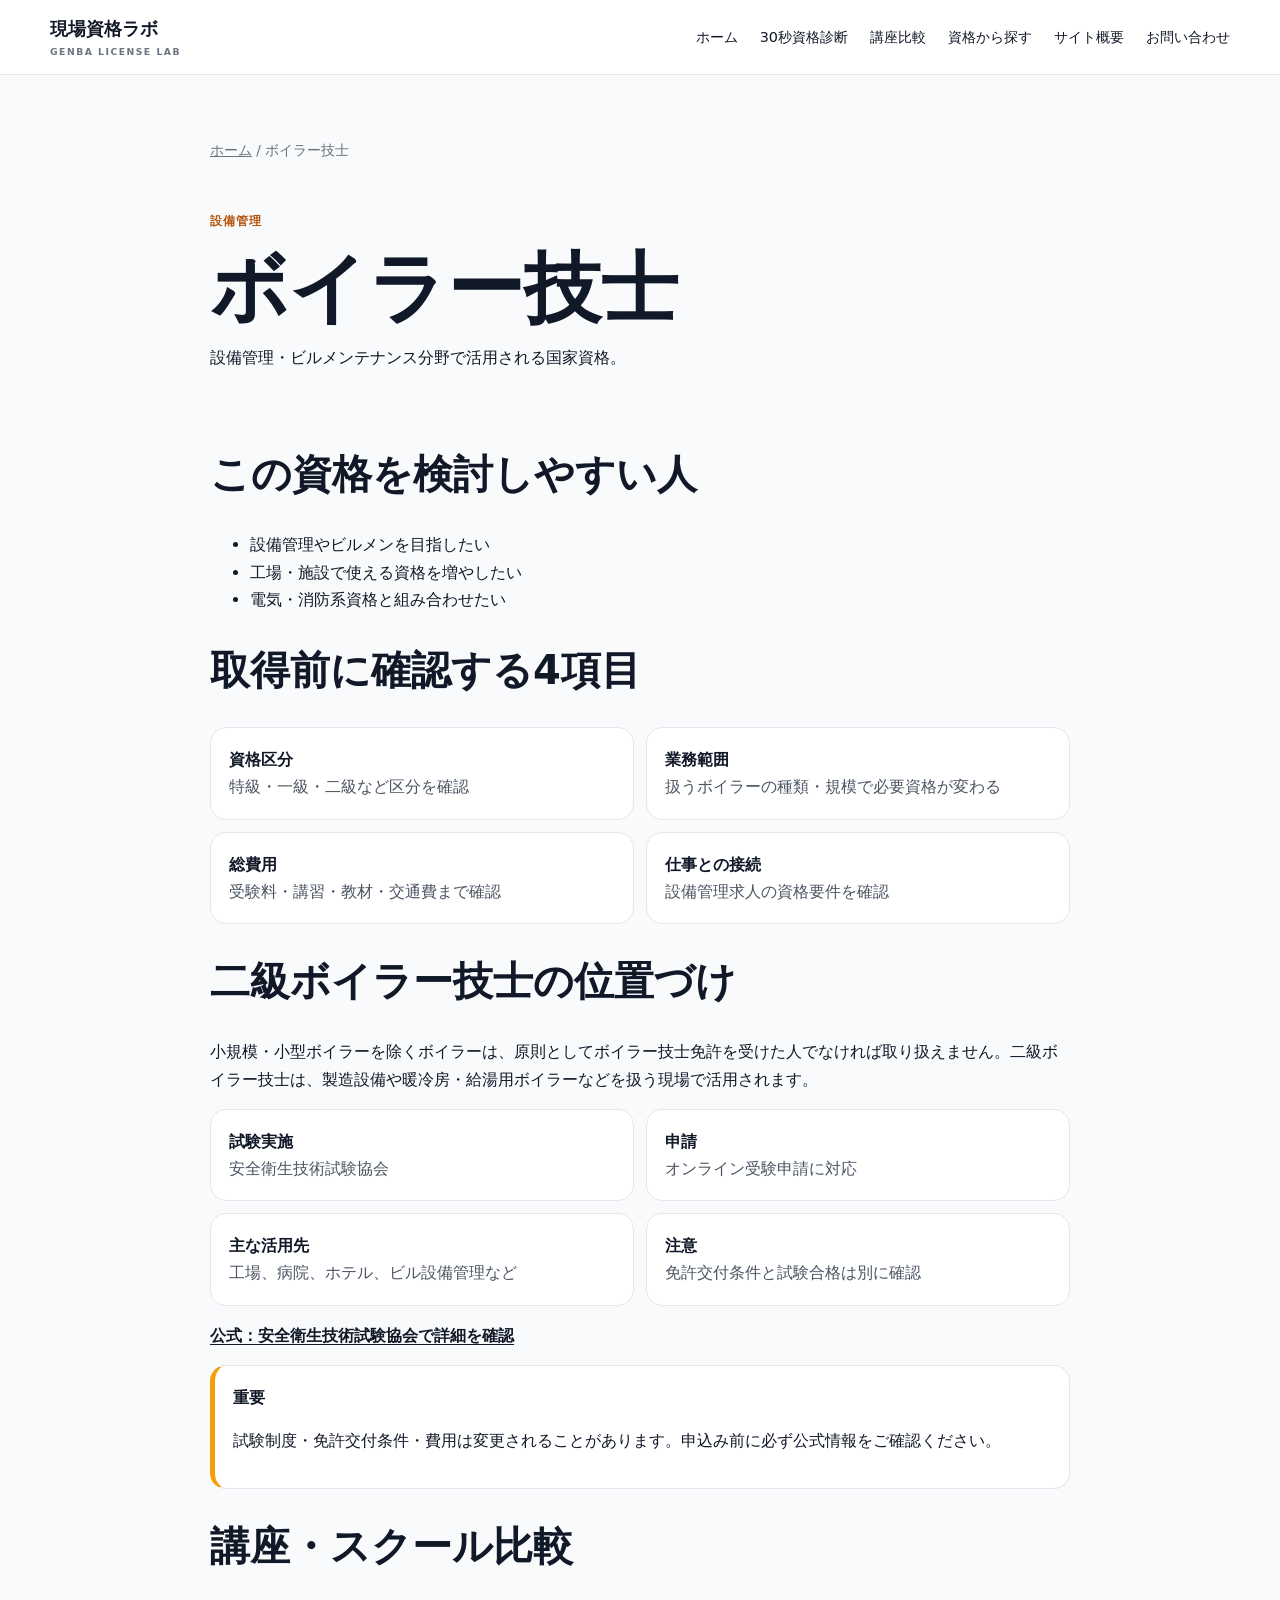
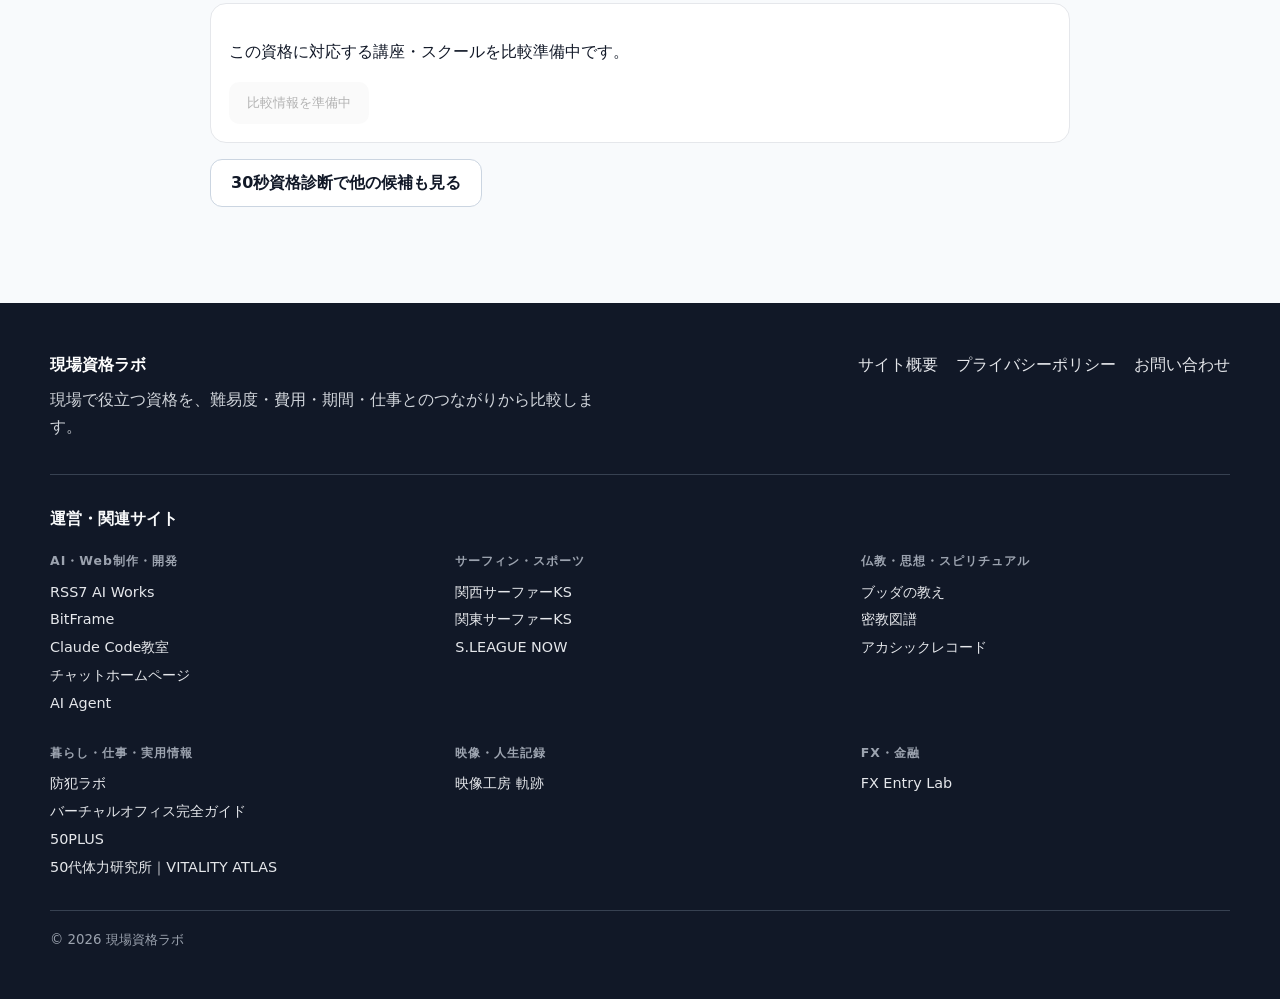
<file: qualifications/boiler.html>
<!doctype html><html lang="ja"><head><meta charset="utf-8"><meta name="viewport" content="width=device-width,initial-scale=1"><title>ボイラー技士｜難易度・費用・仕事とのつながり｜現場資格ラボ</title><meta name="description" content="二級ボイラー技士を中心に、仕事内容・受験前の確認点・公式情報を整理します。"><link rel="canonical" href="https://genba.rss7.net/qualifications/boiler.html"><link rel="stylesheet" href="../styles.css"><link rel="icon" href="../favicon.svg"><meta name="theme-color" content="#111827"><script type="application/ld+json">{"@context":"https://schema.org","@type":"WebSite","name":"現場資格ラボ","url":"https://genba.rss7.net"}</script></head><body><header class="site-header"><a class="brand" href="../">現場資格ラボ<span>GENBA LICENSE LAB</span></a><button class="menu-btn" aria-label="メニューを開く" aria-expanded="false">☰</button><nav class="nav" aria-label="主要メニュー"><a href="../">ホーム</a><a href="../diagnosis.html">30秒資格診断</a><a href="../courses.html">講座比較</a><a href="../#qualifications">資格から探す</a><a href="../about.html">サイト概要</a><a href="../contact.html">お問い合わせ</a></nav></header><main class="narrow"><script type="application/ld+json">{"@context":"https://schema.org","@type":"BreadcrumbList","itemListElement":[{"@type":"ListItem","position":1,"name":"ホーム","item":"https://genba.rss7.net/"},{"@type":"ListItem","position":2,"name":"ボイラー技士","item":"https://genba.rss7.net/qualifications/boiler.html"}]}</script><p class="breadcrumb"><a href="../">ホーム</a> / ボイラー技士</p><section class="page-hero"><span class="kicker">設備管理</span><h1>ボイラー技士</h1><p>設備管理・ビルメンテナンス分野で活用される国家資格。</p></section><section class="article"><h2>この資格を検討しやすい人</h2><ul><li>設備管理やビルメンを目指したい</li><li>工場・施設で使える資格を増やしたい</li><li>電気・消防系資格と組み合わせたい</li></ul><h2>取得前に確認する4項目</h2><div class="compare"><div><b>資格区分</b><span>特級・一級・二級など区分を確認</span></div><div><b>業務範囲</b><span>扱うボイラーの種類・規模で必要資格が変わる</span></div><div><b>総費用</b><span>受験料・講習・教材・交通費まで確認</span></div><div><b>仕事との接続</b><span>設備管理求人の資格要件を確認</span></div></div><section data-official-2026><h2>二級ボイラー技士の位置づけ</h2><p>小規模・小型ボイラーを除くボイラーは、原則としてボイラー技士免許を受けた人でなければ取り扱えません。二級ボイラー技士は、製造設備や暖冷房・給湯用ボイラーなどを扱う現場で活用されます。</p><div class="compare"><div><b>試験実施</b><span>安全衛生技術試験協会</span></div><div><b>申請</b><span>オンライン受験申請に対応</span></div><div><b>主な活用先</b><span>工場、病院、ホテル、ビル設備管理など</span></div><div><b>注意</b><span>免許交付条件と試験合格は別に確認</span></div></div><p class="source-link"><a href="https://www.exam.or.jp/introduction/h_shokai122/" target="_blank" rel="noopener">公式：安全衛生技術試験協会で詳細を確認</a></p></section><div class="notice"><strong>重要</strong><p>試験制度・免許交付条件・費用は変更されることがあります。申込み前に必ず公式情報をご確認ください。</p></div><h2>講座・スクール比較</h2><div class="affiliate-box"><p>この資格に対応する講座・スクールを比較準備中です。</p><button type="button" data-affiliate-key="boiler" disabled>比較情報を準備中</button></div><p><a class="btn ghost" href="../diagnosis.html">30秒資格診断で他の候補も見る</a></p></section></main><footer><div class="footer-main"><div class="footer-brand"><strong>現場資格ラボ</strong><p>現場で役立つ資格を、難易度・費用・期間・仕事とのつながりから比較します。</p></div><div class="footlinks"><a href="../about.html">サイト概要</a><a href="../privacy.html">プライバシーポリシー</a><a href="../contact.html">お問い合わせ</a></div></div><div class="site-network"><p class="site-network-title">運営・関連サイト</p><div class="site-network-grid"><section class="footer-group"><h2>AI・Web制作・開発</h2><div class="footer-site-links"><a href="https://rss7.net/" target="_blank" rel="noopener noreferrer">RSS7 AI Works</a><a href="https://bitframe.rss7.net/" target="_blank" rel="noopener noreferrer">BitFrame</a><a href="https://claudecode.rss7.net/" target="_blank" rel="noopener noreferrer">Claude Code教室</a><a href="https://chat.rss7.net/" target="_blank" rel="noopener noreferrer">チャットホームページ</a><a href="https://oosaka0123-sudo.github.io/ai-agent/" target="_blank" rel="noopener noreferrer">AI Agent</a></div></section><section class="footer-group"><h2>サーフィン・スポーツ</h2><div class="footer-site-links"><a href="https://kansai.rss7.net/" target="_blank" rel="noopener noreferrer">関西サーファーKS</a><a href="https://kanto.rss7.net/" target="_blank" rel="noopener noreferrer">関東サーファーKS</a><a href="https://sleague.rss7.net/" target="_blank" rel="noopener noreferrer">S.LEAGUE NOW</a></div></section><section class="footer-group"><h2>仏教・思想・スピリチュアル</h2><div class="footer-site-links"><a href="https://oosaka0123-sudo.github.io/buddha-no-oshie/" target="_blank" rel="noopener noreferrer">ブッダの教え</a><a href="https://oosaka0123-sudo.github.io/mikkyou-guide/" target="_blank" rel="noopener noreferrer">密教図譜</a><a href="https://oosaka0123-sudo.github.io/akashic-records-jp/" target="_blank" rel="noopener noreferrer">アカシックレコード</a></div></section><section class="footer-group"><h2>暮らし・仕事・実用情報</h2><div class="footer-site-links"><a href="https://bouhan.rss7.net/" target="_blank" rel="noopener noreferrer">防犯ラボ</a><a href="https://oosaka0123-sudo.github.io/virtual-office/" target="_blank" rel="noopener noreferrer">バーチャルオフィス完全ガイド</a><a href="https://oosaka0123-sudo.github.io/50plus/" target="_blank" rel="noopener noreferrer">50PLUS</a><a href="https://oosaka0123-sudo.github.io/50plus-vitality-jp/" target="_blank" rel="noopener noreferrer">50代体力研究所｜VITALITY ATLAS</a></div></section><section class="footer-group"><h2>映像・人生記録</h2><div class="footer-site-links"><a href="https://kiseki.rss7.net/" target="_blank" rel="noopener noreferrer">映像工房 軌跡</a></div></section><section class="footer-group"><h2>FX・金融</h2><div class="footer-site-links"><a href="https://oosaka0123-sudo.github.io/fx-entry-lab/" target="_blank" rel="noopener noreferrer">FX Entry Lab</a></div></section></div></div><small>© 2026 現場資格ラボ</small></footer><script src="../app.js" defer></script></body></html>
</file>
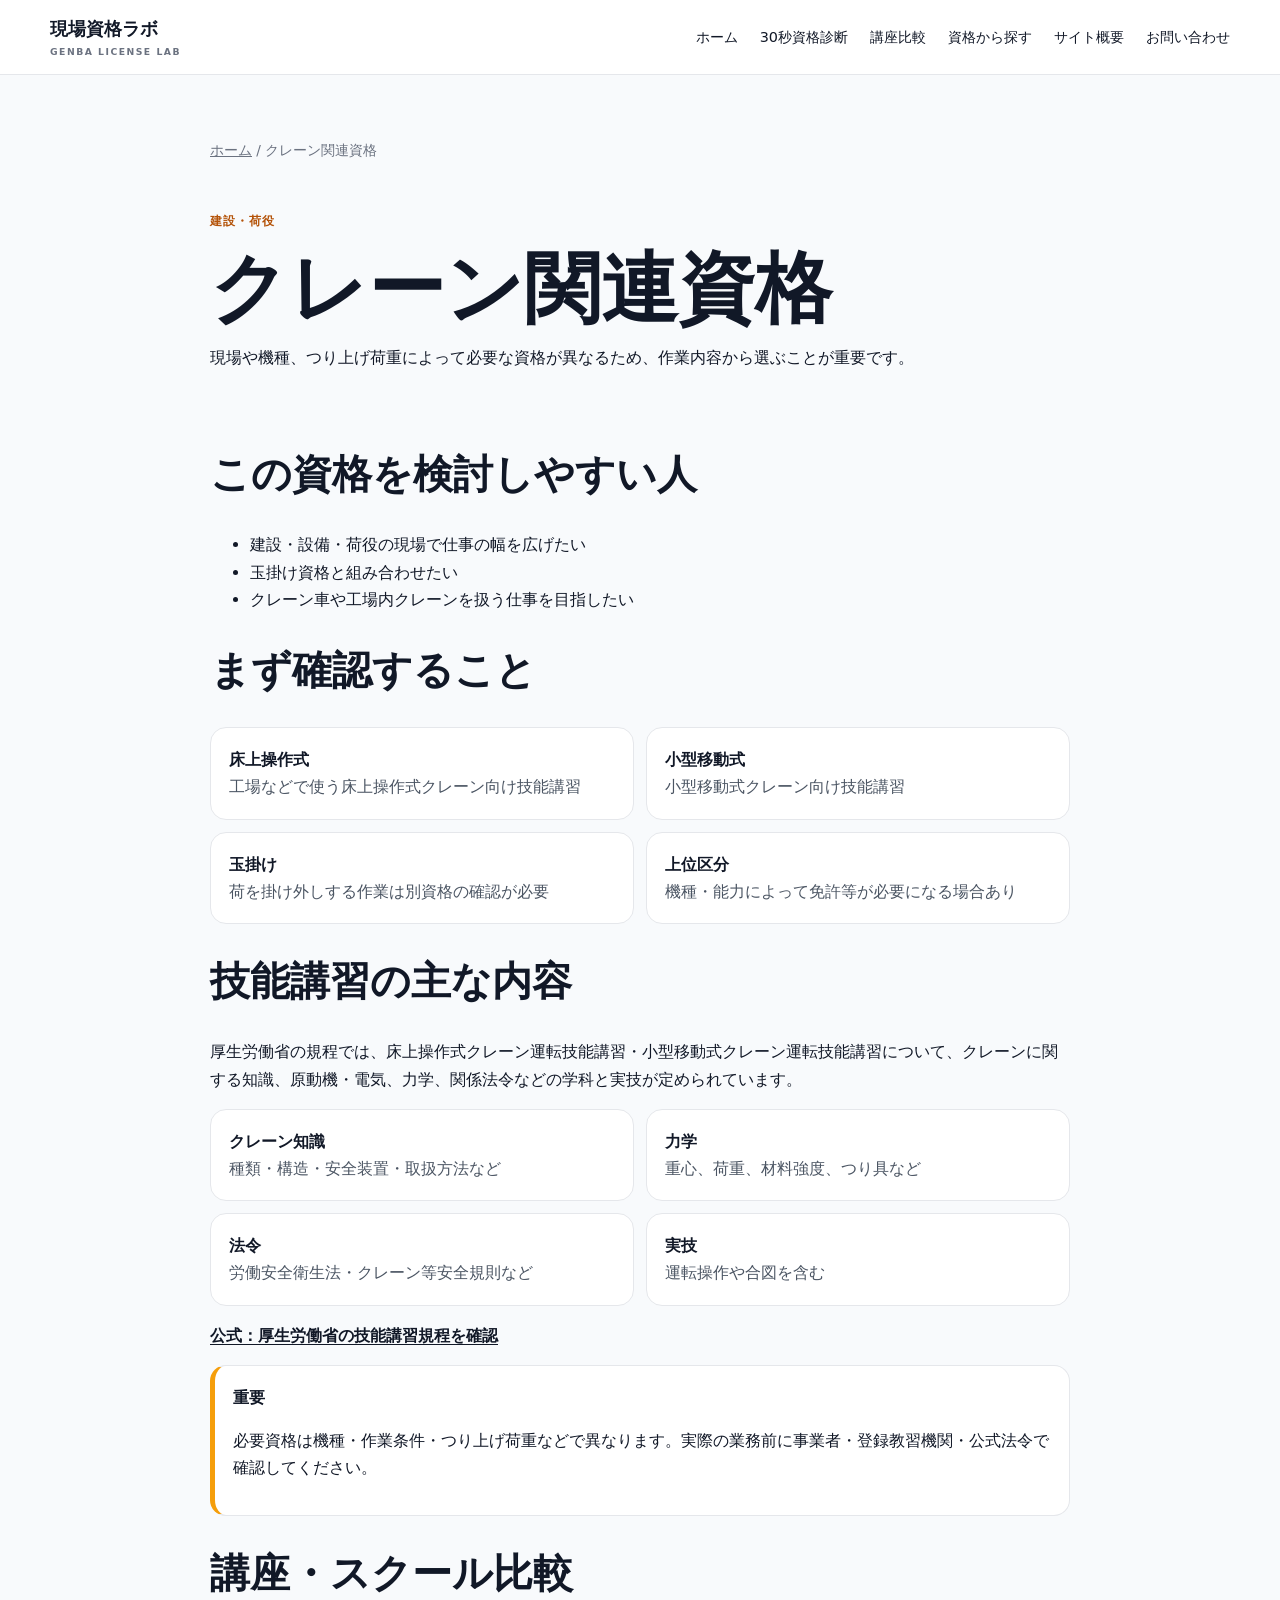
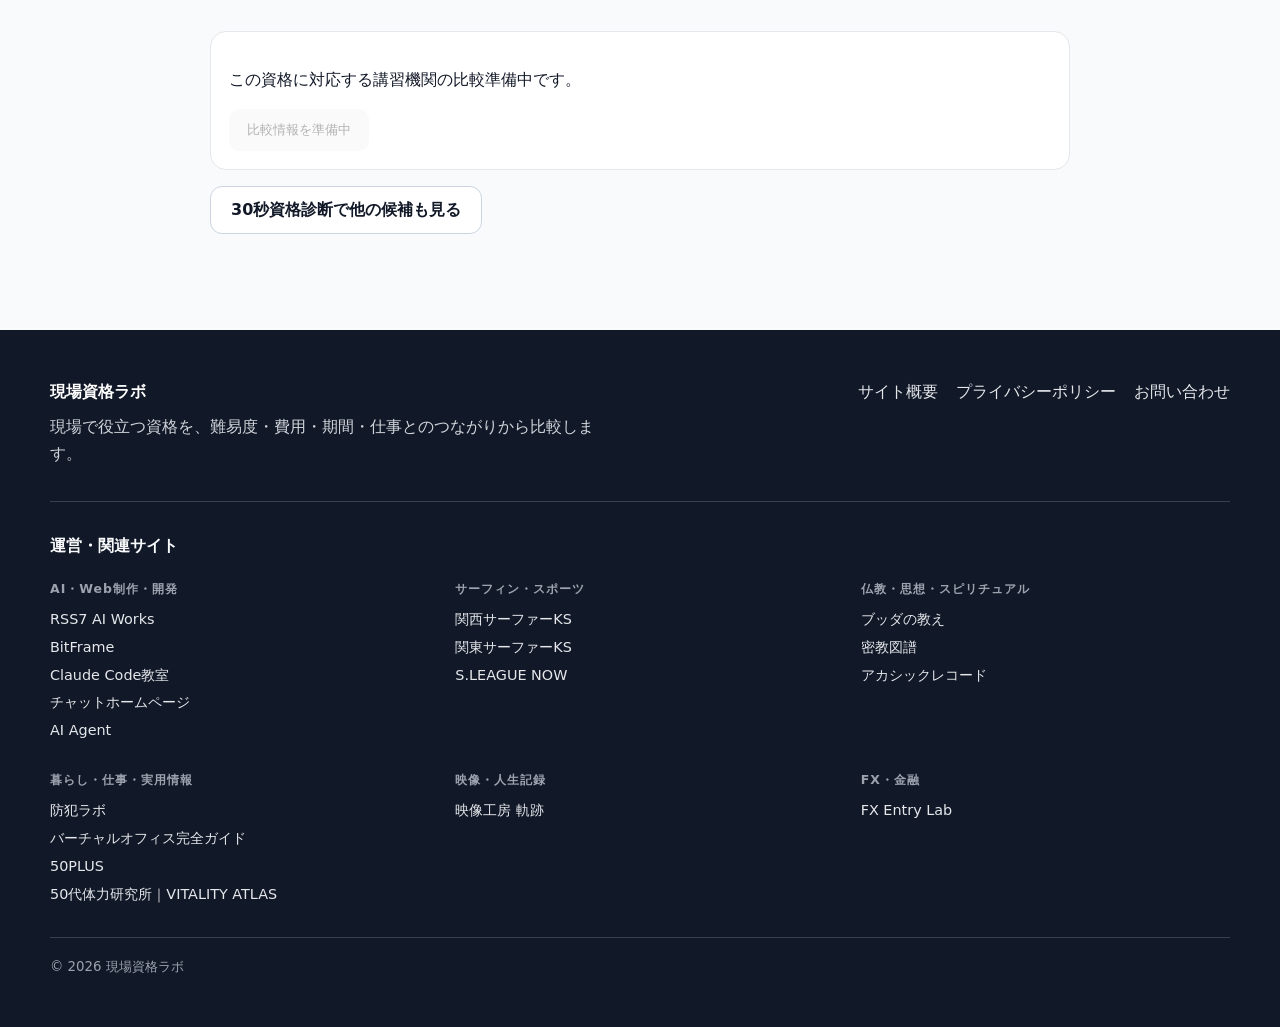
<file: qualifications/crane.html>
<!doctype html><html lang="ja"><head><meta charset="utf-8"><meta name="viewport" content="width=device-width,initial-scale=1"><title>クレーン関連資格｜難易度・費用・仕事とのつながり｜現場資格ラボ</title><meta name="description" content="床上操作式クレーン・小型移動式クレーンなど、作業内容に応じたクレーン関連資格の選び方を整理します。"><link rel="canonical" href="https://genba.rss7.net/qualifications/crane.html"><link rel="stylesheet" href="../styles.css"><link rel="icon" href="../favicon.svg"><meta name="theme-color" content="#111827"><script type="application/ld+json">{"@context":"https://schema.org","@type":"WebSite","name":"現場資格ラボ","url":"https://genba.rss7.net"}</script></head><body><header class="site-header"><a class="brand" href="../">現場資格ラボ<span>GENBA LICENSE LAB</span></a><button class="menu-btn" aria-label="メニューを開く" aria-expanded="false">☰</button><nav class="nav" aria-label="主要メニュー"><a href="../">ホーム</a><a href="../diagnosis.html">30秒資格診断</a><a href="../courses.html">講座比較</a><a href="../#qualifications">資格から探す</a><a href="../about.html">サイト概要</a><a href="../contact.html">お問い合わせ</a></nav></header><main class="narrow"><script type="application/ld+json">{"@context":"https://schema.org","@type":"BreadcrumbList","itemListElement":[{"@type":"ListItem","position":1,"name":"ホーム","item":"https://genba.rss7.net/"},{"@type":"ListItem","position":2,"name":"クレーン関連資格","item":"https://genba.rss7.net/qualifications/crane.html"}]}</script><p class="breadcrumb"><a href="../">ホーム</a> / クレーン関連資格</p><section class="page-hero"><span class="kicker">建設・荷役</span><h1>クレーン関連資格</h1><p>現場や機種、つり上げ荷重によって必要な資格が異なるため、作業内容から選ぶことが重要です。</p></section><section class="article"><h2>この資格を検討しやすい人</h2><ul><li>建設・設備・荷役の現場で仕事の幅を広げたい</li><li>玉掛け資格と組み合わせたい</li><li>クレーン車や工場内クレーンを扱う仕事を目指したい</li></ul><h2>まず確認すること</h2><div class="compare"><div><b>床上操作式</b><span>工場などで使う床上操作式クレーン向け技能講習</span></div><div><b>小型移動式</b><span>小型移動式クレーン向け技能講習</span></div><div><b>玉掛け</b><span>荷を掛け外しする作業は別資格の確認が必要</span></div><div><b>上位区分</b><span>機種・能力によって免許等が必要になる場合あり</span></div></div><section data-official-2026><h2>技能講習の主な内容</h2><p>厚生労働省の規程では、床上操作式クレーン運転技能講習・小型移動式クレーン運転技能講習について、クレーンに関する知識、原動機・電気、力学、関係法令などの学科と実技が定められています。</p><div class="compare"><div><b>クレーン知識</b><span>種類・構造・安全装置・取扱方法など</span></div><div><b>力学</b><span>重心、荷重、材料強度、つり具など</span></div><div><b>法令</b><span>労働安全衛生法・クレーン等安全規則など</span></div><div><b>実技</b><span>運転操作や合図を含む</span></div></div><p class="source-link"><a href="https://www.mhlw.go.jp/web/t_doc?dataId=74030510&dataType=0&pageNo=1" target="_blank" rel="noopener">公式：厚生労働省の技能講習規程を確認</a></p></section><div class="notice"><strong>重要</strong><p>必要資格は機種・作業条件・つり上げ荷重などで異なります。実際の業務前に事業者・登録教習機関・公式法令で確認してください。</p></div><h2>講座・スクール比較</h2><div class="affiliate-box"><p>この資格に対応する講習機関の比較準備中です。</p><button type="button" data-affiliate-key="crane" disabled>比較情報を準備中</button></div><p><a class="btn ghost" href="../diagnosis.html">30秒資格診断で他の候補も見る</a></p></section></main><footer><div class="footer-main"><div class="footer-brand"><strong>現場資格ラボ</strong><p>現場で役立つ資格を、難易度・費用・期間・仕事とのつながりから比較します。</p></div><div class="footlinks"><a href="../about.html">サイト概要</a><a href="../privacy.html">プライバシーポリシー</a><a href="../contact.html">お問い合わせ</a></div></div><div class="site-network"><p class="site-network-title">運営・関連サイト</p><div class="site-network-grid"><section class="footer-group"><h2>AI・Web制作・開発</h2><div class="footer-site-links"><a href="https://rss7.net/" target="_blank" rel="noopener noreferrer">RSS7 AI Works</a><a href="https://bitframe.rss7.net/" target="_blank" rel="noopener noreferrer">BitFrame</a><a href="https://claudecode.rss7.net/" target="_blank" rel="noopener noreferrer">Claude Code教室</a><a href="https://chat.rss7.net/" target="_blank" rel="noopener noreferrer">チャットホームページ</a><a href="https://oosaka0123-sudo.github.io/ai-agent/" target="_blank" rel="noopener noreferrer">AI Agent</a></div></section><section class="footer-group"><h2>サーフィン・スポーツ</h2><div class="footer-site-links"><a href="https://kansai.rss7.net/" target="_blank" rel="noopener noreferrer">関西サーファーKS</a><a href="https://kanto.rss7.net/" target="_blank" rel="noopener noreferrer">関東サーファーKS</a><a href="https://sleague.rss7.net/" target="_blank" rel="noopener noreferrer">S.LEAGUE NOW</a></div></section><section class="footer-group"><h2>仏教・思想・スピリチュアル</h2><div class="footer-site-links"><a href="https://oosaka0123-sudo.github.io/buddha-no-oshie/" target="_blank" rel="noopener noreferrer">ブッダの教え</a><a href="https://oosaka0123-sudo.github.io/mikkyou-guide/" target="_blank" rel="noopener noreferrer">密教図譜</a><a href="https://oosaka0123-sudo.github.io/akashic-records-jp/" target="_blank" rel="noopener noreferrer">アカシックレコード</a></div></section><section class="footer-group"><h2>暮らし・仕事・実用情報</h2><div class="footer-site-links"><a href="https://bouhan.rss7.net/" target="_blank" rel="noopener noreferrer">防犯ラボ</a><a href="https://oosaka0123-sudo.github.io/virtual-office/" target="_blank" rel="noopener noreferrer">バーチャルオフィス完全ガイド</a><a href="https://oosaka0123-sudo.github.io/50plus/" target="_blank" rel="noopener noreferrer">50PLUS</a><a href="https://oosaka0123-sudo.github.io/50plus-vitality-jp/" target="_blank" rel="noopener noreferrer">50代体力研究所｜VITALITY ATLAS</a></div></section><section class="footer-group"><h2>映像・人生記録</h2><div class="footer-site-links"><a href="https://kiseki.rss7.net/" target="_blank" rel="noopener noreferrer">映像工房 軌跡</a></div></section><section class="footer-group"><h2>FX・金融</h2><div class="footer-site-links"><a href="https://oosaka0123-sudo.github.io/fx-entry-lab/" target="_blank" rel="noopener noreferrer">FX Entry Lab</a></div></section></div></div><small>© 2026 現場資格ラボ</small></footer><script src="../app.js" defer></script></body></html>
</file>
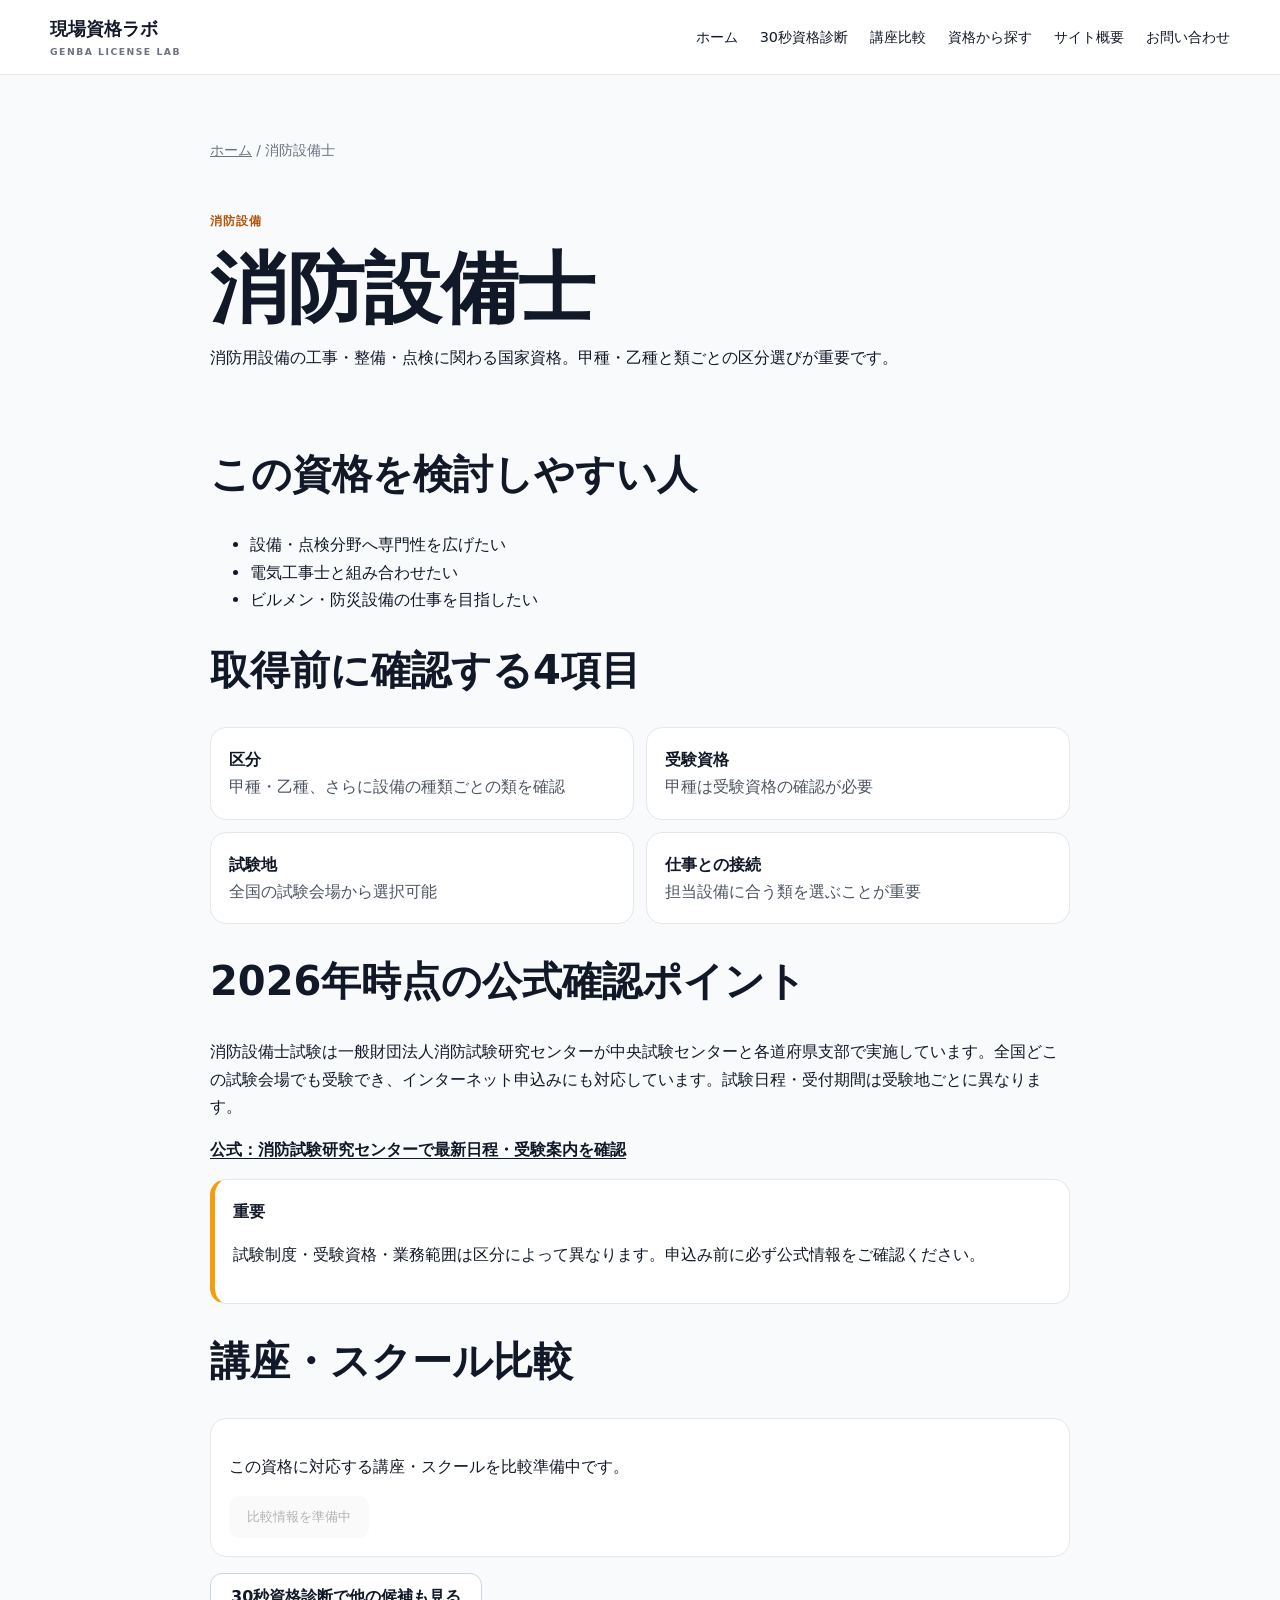
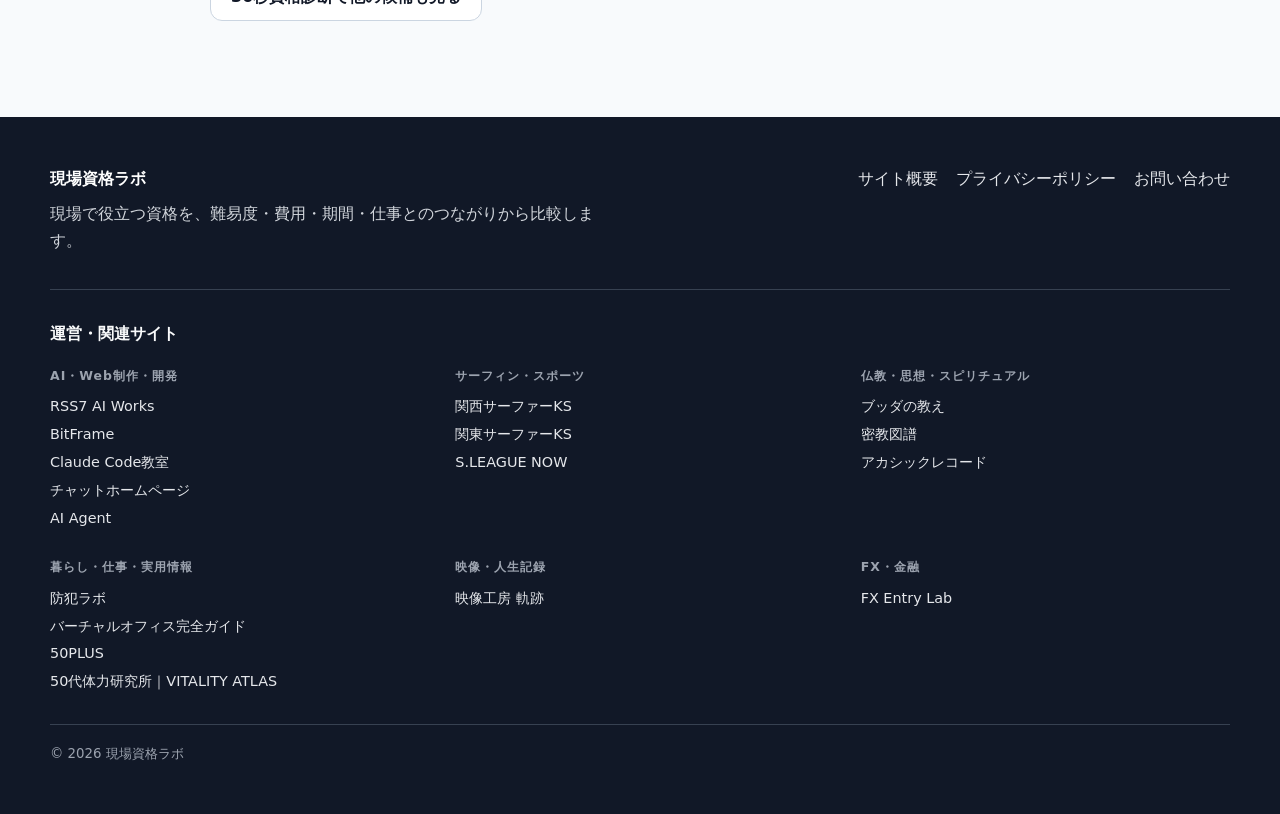
<file: qualifications/fire-equipment.html>
<!doctype html><html lang="ja"><head><meta charset="utf-8"><meta name="viewport" content="width=device-width,initial-scale=1"><title>消防設備士｜難易度・費用・仕事とのつながり｜現場資格ラボ</title><meta name="description" content="消防設備士の区分、仕事内容、受験前に確認すべきポイントを整理します。"><link rel="canonical" href="https://genba.rss7.net/qualifications/fire-equipment.html"><link rel="stylesheet" href="../styles.css"><link rel="icon" href="../favicon.svg"><meta name="theme-color" content="#111827"><script type="application/ld+json">{"@context":"https://schema.org","@type":"WebSite","name":"現場資格ラボ","url":"https://genba.rss7.net"}</script></head><body><header class="site-header"><a class="brand" href="../">現場資格ラボ<span>GENBA LICENSE LAB</span></a><button class="menu-btn" aria-label="メニューを開く" aria-expanded="false">☰</button><nav class="nav" aria-label="主要メニュー"><a href="../">ホーム</a><a href="../diagnosis.html">30秒資格診断</a><a href="../courses.html">講座比較</a><a href="../#qualifications">資格から探す</a><a href="../about.html">サイト概要</a><a href="../contact.html">お問い合わせ</a></nav></header><main class="narrow"><script type="application/ld+json">{"@context":"https://schema.org","@type":"BreadcrumbList","itemListElement":[{"@type":"ListItem","position":1,"name":"ホーム","item":"https://genba.rss7.net/"},{"@type":"ListItem","position":2,"name":"消防設備士","item":"https://genba.rss7.net/qualifications/fire-equipment.html"}]}</script><p class="breadcrumb"><a href="../">ホーム</a> / 消防設備士</p><section class="page-hero"><span class="kicker">消防設備</span><h1>消防設備士</h1><p>消防用設備の工事・整備・点検に関わる国家資格。甲種・乙種と類ごとの区分選びが重要です。</p></section><section class="article"><h2>この資格を検討しやすい人</h2><ul><li>設備・点検分野へ専門性を広げたい</li><li>電気工事士と組み合わせたい</li><li>ビルメン・防災設備の仕事を目指したい</li></ul><h2>取得前に確認する4項目</h2><div class="compare"><div><b>区分</b><span>甲種・乙種、さらに設備の種類ごとの類を確認</span></div><div><b>受験資格</b><span>甲種は受験資格の確認が必要</span></div><div><b>試験地</b><span>全国の試験会場から選択可能</span></div><div><b>仕事との接続</b><span>担当設備に合う類を選ぶことが重要</span></div></div><section data-official-2026><h2>2026年時点の公式確認ポイント</h2><p>消防設備士試験は一般財団法人消防試験研究センターが中央試験センターと各道府県支部で実施しています。全国どこの試験会場でも受験でき、インターネット申込みにも対応しています。試験日程・受付期間は受験地ごとに異なります。</p><p class="source-link"><a href="https://www.shoubo-shiken.or.jp/shoubou/" target="_blank" rel="noopener">公式：消防試験研究センターで最新日程・受験案内を確認</a></p></section><div class="notice"><strong>重要</strong><p>試験制度・受験資格・業務範囲は区分によって異なります。申込み前に必ず公式情報をご確認ください。</p></div><h2>講座・スクール比較</h2><div class="affiliate-box"><p>この資格に対応する講座・スクールを比較準備中です。</p><button type="button" data-affiliate-key="fire-equipment" disabled>比較情報を準備中</button></div><p><a class="btn ghost" href="../diagnosis.html">30秒資格診断で他の候補も見る</a></p></section></main><footer><div class="footer-main"><div class="footer-brand"><strong>現場資格ラボ</strong><p>現場で役立つ資格を、難易度・費用・期間・仕事とのつながりから比較します。</p></div><div class="footlinks"><a href="../about.html">サイト概要</a><a href="../privacy.html">プライバシーポリシー</a><a href="../contact.html">お問い合わせ</a></div></div><div class="site-network"><p class="site-network-title">運営・関連サイト</p><div class="site-network-grid"><section class="footer-group"><h2>AI・Web制作・開発</h2><div class="footer-site-links"><a href="https://rss7.net/" target="_blank" rel="noopener noreferrer">RSS7 AI Works</a><a href="https://bitframe.rss7.net/" target="_blank" rel="noopener noreferrer">BitFrame</a><a href="https://claudecode.rss7.net/" target="_blank" rel="noopener noreferrer">Claude Code教室</a><a href="https://chat.rss7.net/" target="_blank" rel="noopener noreferrer">チャットホームページ</a><a href="https://oosaka0123-sudo.github.io/ai-agent/" target="_blank" rel="noopener noreferrer">AI Agent</a></div></section><section class="footer-group"><h2>サーフィン・スポーツ</h2><div class="footer-site-links"><a href="https://kansai.rss7.net/" target="_blank" rel="noopener noreferrer">関西サーファーKS</a><a href="https://kanto.rss7.net/" target="_blank" rel="noopener noreferrer">関東サーファーKS</a><a href="https://sleague.rss7.net/" target="_blank" rel="noopener noreferrer">S.LEAGUE NOW</a></div></section><section class="footer-group"><h2>仏教・思想・スピリチュアル</h2><div class="footer-site-links"><a href="https://oosaka0123-sudo.github.io/buddha-no-oshie/" target="_blank" rel="noopener noreferrer">ブッダの教え</a><a href="https://oosaka0123-sudo.github.io/mikkyou-guide/" target="_blank" rel="noopener noreferrer">密教図譜</a><a href="https://oosaka0123-sudo.github.io/akashic-records-jp/" target="_blank" rel="noopener noreferrer">アカシックレコード</a></div></section><section class="footer-group"><h2>暮らし・仕事・実用情報</h2><div class="footer-site-links"><a href="https://bouhan.rss7.net/" target="_blank" rel="noopener noreferrer">防犯ラボ</a><a href="https://oosaka0123-sudo.github.io/virtual-office/" target="_blank" rel="noopener noreferrer">バーチャルオフィス完全ガイド</a><a href="https://oosaka0123-sudo.github.io/50plus/" target="_blank" rel="noopener noreferrer">50PLUS</a><a href="https://oosaka0123-sudo.github.io/50plus-vitality-jp/" target="_blank" rel="noopener noreferrer">50代体力研究所｜VITALITY ATLAS</a></div></section><section class="footer-group"><h2>映像・人生記録</h2><div class="footer-site-links"><a href="https://kiseki.rss7.net/" target="_blank" rel="noopener noreferrer">映像工房 軌跡</a></div></section><section class="footer-group"><h2>FX・金融</h2><div class="footer-site-links"><a href="https://oosaka0123-sudo.github.io/fx-entry-lab/" target="_blank" rel="noopener noreferrer">FX Entry Lab</a></div></section></div></div><small>© 2026 現場資格ラボ</small></footer><script src="../app.js" defer></script></body></html>
</file>
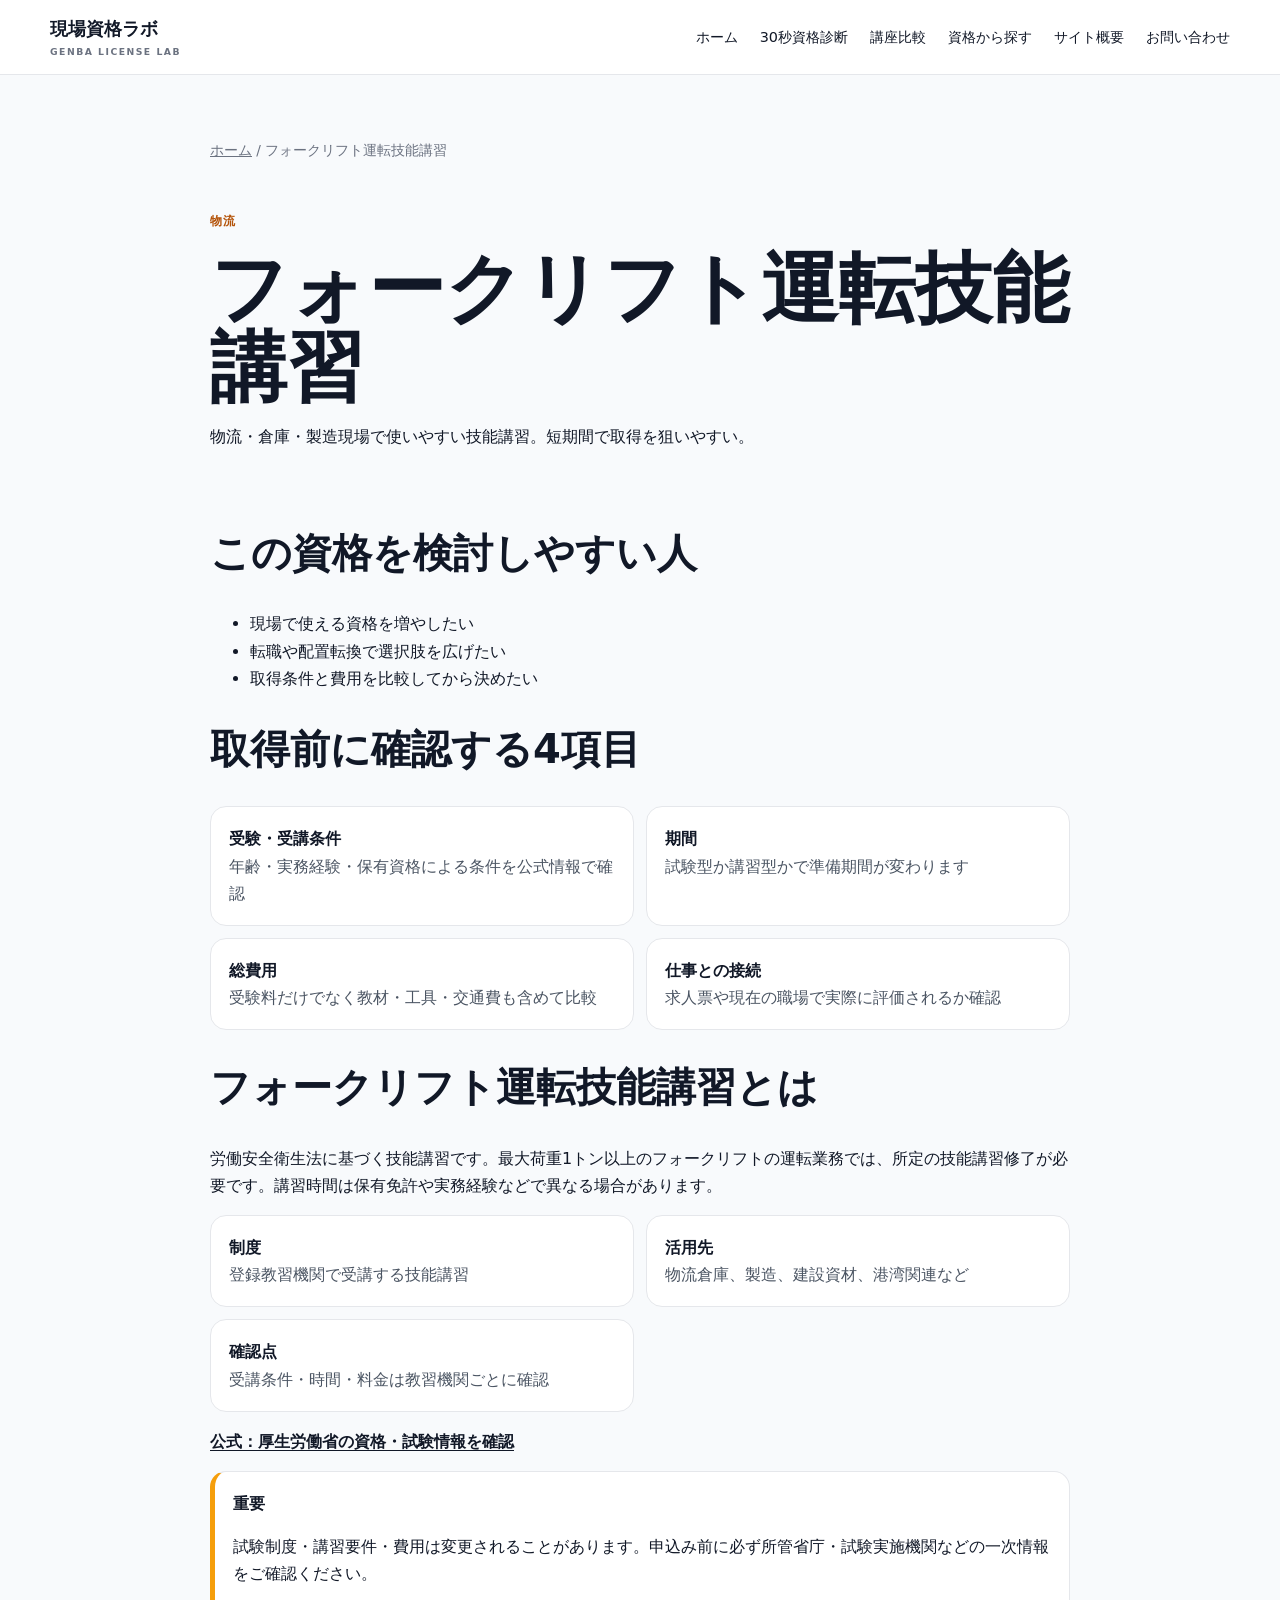
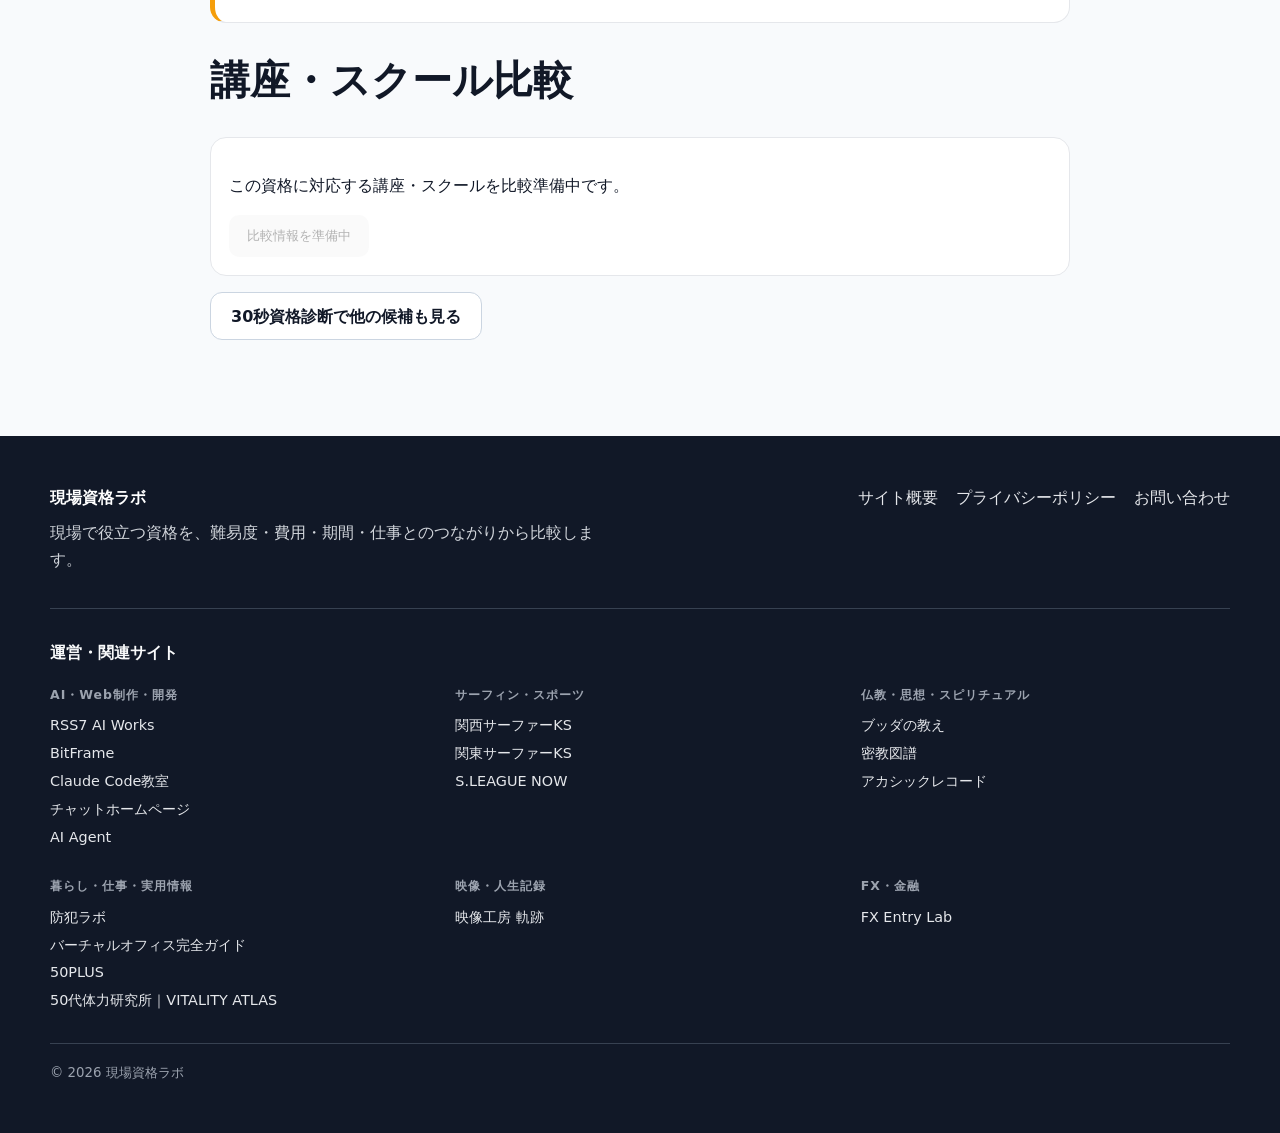
<file: qualifications/forklift.html>
<!doctype html><html lang="ja"><head><meta charset="utf-8"><meta name="viewport" content="width=device-width,initial-scale=1"><title>フォークリフト運転技能講習｜難易度・費用・仕事とのつながり｜現場資格ラボ</title><meta name="description" content="フォークリフト運転技能講習の特徴、向いている人、取得前に確認すべきポイントを整理します。"><link rel="canonical" href="https://genba.rss7.net/qualifications/forklift.html"><link rel="stylesheet" href="../styles.css"><link rel="icon" href="../favicon.svg"><meta name="theme-color" content="#111827"><script type="application/ld+json">{"@context":"https://schema.org","@type":"WebSite","name":"現場資格ラボ","url":"https://genba.rss7.net"}</script></head><body><header class="site-header"><a class="brand" href="../">現場資格ラボ<span>GENBA LICENSE LAB</span></a><button class="menu-btn" aria-label="メニューを開く" aria-expanded="false">☰</button><nav class="nav" aria-label="主要メニュー"><a href="../">ホーム</a><a href="../diagnosis.html">30秒資格診断</a><a href="../courses.html">講座比較</a><a href="../#qualifications">資格から探す</a><a href="../about.html">サイト概要</a><a href="../contact.html">お問い合わせ</a></nav></header><main class="narrow"><script type="application/ld+json">{"@context":"https://schema.org","@type":"BreadcrumbList","itemListElement":[{"@type":"ListItem","position":1,"name":"ホーム","item":"https://genba.rss7.net/"},{"@type":"ListItem","position":2,"name":"フォークリフト運転技能講習","item":"https://genba.rss7.net/qualifications/forklift.html"}]}</script><p class="breadcrumb"><a href="../">ホーム</a> / フォークリフト運転技能講習</p><section class="page-hero"><span class="kicker">物流</span><h1>フォークリフト運転技能講習</h1><p>物流・倉庫・製造現場で使いやすい技能講習。短期間で取得を狙いやすい。</p></section><section class="article"><h2>この資格を検討しやすい人</h2><ul><li>現場で使える資格を増やしたい</li><li>転職や配置転換で選択肢を広げたい</li><li>取得条件と費用を比較してから決めたい</li></ul><h2>取得前に確認する4項目</h2><div class="compare"><div><b>受験・受講条件</b><span>年齢・実務経験・保有資格による条件を公式情報で確認</span></div><div><b>期間</b><span>試験型か講習型かで準備期間が変わります</span></div><div><b>総費用</b><span>受験料だけでなく教材・工具・交通費も含めて比較</span></div><div><b>仕事との接続</b><span>求人票や現在の職場で実際に評価されるか確認</span></div></div><section data-official-2026><h2>フォークリフト運転技能講習とは</h2><p>労働安全衛生法に基づく技能講習です。最大荷重1トン以上のフォークリフトの運転業務では、所定の技能講習修了が必要です。講習時間は保有免許や実務経験などで異なる場合があります。</p><div class="compare"><div><b>制度</b><span>登録教習機関で受講する技能講習</span></div><div><b>活用先</b><span>物流倉庫、製造、建設資材、港湾関連など</span></div><div><b>確認点</b><span>受講条件・時間・料金は教習機関ごとに確認</span></div></div><p class="source-link"><a href="https://www.mhlw.go.jp/kouseiroudoushou/shikaku_shiken/" target="_blank" rel="noopener">公式：厚生労働省の資格・試験情報を確認</a></p></section><div class="notice"><strong>重要</strong><p>試験制度・講習要件・費用は変更されることがあります。申込み前に必ず所管省庁・試験実施機関などの一次情報をご確認ください。</p></div><h2>講座・スクール比較</h2><div class="affiliate-box"><p>この資格に対応する講座・スクールを比較準備中です。</p><button type="button" data-affiliate-key="forklift" disabled>比較情報を準備中</button></div><p><a class="btn ghost" href="../diagnosis.html">30秒資格診断で他の候補も見る</a></p></section></main><footer><div class="footer-main"><div class="footer-brand"><strong>現場資格ラボ</strong><p>現場で役立つ資格を、難易度・費用・期間・仕事とのつながりから比較します。</p></div><div class="footlinks"><a href="../about.html">サイト概要</a><a href="../privacy.html">プライバシーポリシー</a><a href="../contact.html">お問い合わせ</a></div></div><div class="site-network"><p class="site-network-title">運営・関連サイト</p><div class="site-network-grid"><section class="footer-group"><h2>AI・Web制作・開発</h2><div class="footer-site-links"><a href="https://rss7.net/" target="_blank" rel="noopener noreferrer">RSS7 AI Works</a><a href="https://bitframe.rss7.net/" target="_blank" rel="noopener noreferrer">BitFrame</a><a href="https://claudecode.rss7.net/" target="_blank" rel="noopener noreferrer">Claude Code教室</a><a href="https://chat.rss7.net/" target="_blank" rel="noopener noreferrer">チャットホームページ</a><a href="https://oosaka0123-sudo.github.io/ai-agent/" target="_blank" rel="noopener noreferrer">AI Agent</a></div></section><section class="footer-group"><h2>サーフィン・スポーツ</h2><div class="footer-site-links"><a href="https://kansai.rss7.net/" target="_blank" rel="noopener noreferrer">関西サーファーKS</a><a href="https://kanto.rss7.net/" target="_blank" rel="noopener noreferrer">関東サーファーKS</a><a href="https://sleague.rss7.net/" target="_blank" rel="noopener noreferrer">S.LEAGUE NOW</a></div></section><section class="footer-group"><h2>仏教・思想・スピリチュアル</h2><div class="footer-site-links"><a href="https://oosaka0123-sudo.github.io/buddha-no-oshie/" target="_blank" rel="noopener noreferrer">ブッダの教え</a><a href="https://oosaka0123-sudo.github.io/mikkyou-guide/" target="_blank" rel="noopener noreferrer">密教図譜</a><a href="https://oosaka0123-sudo.github.io/akashic-records-jp/" target="_blank" rel="noopener noreferrer">アカシックレコード</a></div></section><section class="footer-group"><h2>暮らし・仕事・実用情報</h2><div class="footer-site-links"><a href="https://bouhan.rss7.net/" target="_blank" rel="noopener noreferrer">防犯ラボ</a><a href="https://oosaka0123-sudo.github.io/virtual-office/" target="_blank" rel="noopener noreferrer">バーチャルオフィス完全ガイド</a><a href="https://oosaka0123-sudo.github.io/50plus/" target="_blank" rel="noopener noreferrer">50PLUS</a><a href="https://oosaka0123-sudo.github.io/50plus-vitality-jp/" target="_blank" rel="noopener noreferrer">50代体力研究所｜VITALITY ATLAS</a></div></section><section class="footer-group"><h2>映像・人生記録</h2><div class="footer-site-links"><a href="https://kiseki.rss7.net/" target="_blank" rel="noopener noreferrer">映像工房 軌跡</a></div></section><section class="footer-group"><h2>FX・金融</h2><div class="footer-site-links"><a href="https://oosaka0123-sudo.github.io/fx-entry-lab/" target="_blank" rel="noopener noreferrer">FX Entry Lab</a></div></section></div></div><small>© 2026 現場資格ラボ</small></footer><script src="../app.js" defer></script></body></html>
</file>
<file: styles.css>
*{box-sizing:border-box}html{scroll-behavior:smooth}body{margin:0;font-family:system-ui,-apple-system,BlinkMacSystemFont,"Segoe UI",sans-serif;color:#111827;background:#f8fafc;line-height:1.7;overflow-x:hidden}a{color:inherit}.site-header{position:sticky;top:0;z-index:20;display:flex;align-items:center;justify-content:space-between;padding:14px max(20px,calc((100vw - 1180px)/2));background:rgba(255,255,255,.94);backdrop-filter:blur(12px);border-bottom:1px solid #e5e7eb}.brand{text-decoration:none;font-weight:900;font-size:1.12rem}.brand span{display:block;font-size:.58rem;letter-spacing:.16em;color:#6b7280}.nav{display:flex;gap:22px;font-size:.9rem}.nav a{text-decoration:none}.menu-btn{display:none;border:0;background:transparent;font-size:1.6rem}.hero{max-width:1180px;margin:auto;padding:88px 20px 64px;display:grid;grid-template-columns:1.35fr .65fr;gap:48px;align-items:center}.kicker,.eyebrow{color:#b45309;font-weight:800;letter-spacing:.08em;font-size:.78rem}.hero h1,.page-hero h1{font-size:clamp(2.3rem,6vw,5.2rem);line-height:1.03;margin:.2em 0}.hero p{font-size:1.12rem;color:#4b5563;max-width:650px}.hero-actions{display:flex;gap:12px;flex-wrap:wrap;margin-top:28px}.btn{display:inline-flex;align-items:center;justify-content:center;min-height:48px;padding:0 20px;border-radius:12px;text-decoration:none;font-weight:800}.primary{background:#111827;color:white}.ghost{border:1px solid #cbd5e1;background:white}.score-card{background:#111827;color:white;padding:28px;border-radius:24px;box-shadow:0 20px 60px #11182722}.score-card strong{display:block;font-size:1.45rem;line-height:1.35;margin:10px 0}.trust{max-width:1180px;margin:0 auto 32px;padding:16px 20px;display:flex;gap:26px;flex-wrap:wrap;border-block:1px solid #e5e7eb}.section{max-width:1180px;margin:auto;padding:64px 20px}.section-head{max-width:700px}.section h2,.page-hero h2,.article h2{font-size:clamp(1.7rem,4vw,2.5rem);line-height:1.2}.grid{display:grid;grid-template-columns:repeat(4,minmax(0,1fr));gap:16px;margin-top:30px}.card{background:white;border:1px solid #e5e7eb;border-radius:18px;padding:22px;min-width:0}.card h3{font-size:1.15rem}.card p{color:#4b5563;font-size:.94rem}.text-link{font-weight:800;text-decoration:none}.narrow{max-width:900px;margin:auto;padding:50px 20px 80px}.page-hero{padding:30px 0}.breadcrumb{font-size:.86rem;color:#6b7280}.diagnosis{display:grid;gap:18px;background:white;padding:24px;border:1px solid #e5e7eb;border-radius:20px}.diagnosis label{font-weight:800}.diagnosis select{display:block;width:100%;margin-top:8px;padding:12px;border:1px solid #cbd5e1;border-radius:10px;background:white}.result{margin-top:24px;display:grid;gap:12px}.result-card,.compare>div,.notice,.affiliate-box{background:white;border:1px solid #e5e7eb;border-radius:16px;padding:18px}.result-card b{display:block;font-size:1.1rem}.compare{display:grid;grid-template-columns:1fr 1fr;gap:12px}.compare b,.compare span{display:block}.compare span{color:#4b5563}.notice{border-left:5px solid #f59e0b}.affiliate-box button{padding:12px 18px;border:0;border-radius:10px}.contact-mail{font-size:1.3rem;font-weight:900}footer{background:#111827;color:white;padding:48px max(20px,calc((100vw - 1180px)/2));display:block}.footer-main{display:grid;grid-template-columns:1fr auto;gap:24px;align-items:start}.footer-brand p{max-width:560px;color:#d1d5db;margin:.5rem 0 0}.footlinks{display:flex;gap:18px;flex-wrap:wrap}.footlinks a,.footer-site-links a{color:#e5e7eb;text-decoration:none}.footlinks a:hover,.footer-site-links a:hover{text-decoration:underline;text-underline-offset:4px}.site-network{margin-top:34px;padding-top:30px;border-top:1px solid #374151}.site-network-title{margin:0 0 18px;font-weight:900;font-size:1rem;color:#f9fafb}.site-network-grid{display:grid;grid-template-columns:repeat(3,minmax(0,1fr));gap:28px 36px}.footer-group h2{margin:0 0 10px;font-size:.78rem;letter-spacing:.08em;color:#9ca3af}.footer-site-links{display:flex;flex-direction:column;gap:7px}.footer-site-links a{font-size:.9rem;line-height:1.45}footer small{display:block;margin-top:32px;padding-top:18px;border-top:1px solid #374151;color:#9ca3af}@media(max-width:800px){.menu-btn{display:block}.nav{display:none;position:absolute;left:0;right:0;top:100%;padding:20px;background:white;border-bottom:1px solid #e5e7eb;flex-direction:column}.nav.open{display:flex}.hero{grid-template-columns:1fr;padding-top:50px}.grid{grid-template-columns:1fr 1fr}.compare{grid-template-columns:1fr}.footer-main{grid-template-columns:1fr}.footlinks{flex-direction:column}.site-network-grid{grid-template-columns:1fr 1fr}}@media(max-width:520px){.site-network-grid{grid-template-columns:1fr}.grid{grid-template-columns:1fr}.hero h1{font-size:2.6rem}.hero-actions>.btn{width:100%}}
.source-link{margin-top:1rem;font-weight:700}.source-link a{text-decoration:underline;text-underline-offset:3px}
.affiliate-note{display:block;margin-top:10px;color:#6b7280;font-size:.82rem}.affiliate-box .btn{margin-top:8px;background:#111827;color:#fff}
.course-badge{display:inline-block;margin:0 0 8px 8px;padding:3px 8px;border-radius:999px;background:#ecfdf5;color:#047857;font-size:.75rem;font-weight:800}.related-link-list{display:flex;gap:10px;flex-wrap:wrap}.related-link-list a{display:inline-flex;padding:9px 12px;border:1px solid #cbd5e1;border-radius:10px;background:#fff;text-decoration:none;font-weight:700}.related-links{margin-top:28px}
.course-table-wrap{overflow-x:auto}.course-table{width:100%;border-collapse:collapse;background:#fff}.course-table th,.course-table td{padding:14px;border:1px solid #e5e7eb;text-align:left;vertical-align:top}.course-table th{background:#f1f5f9}.course-updated{font-size:.82rem;color:#6b7280}.course-cta-grid{display:grid;gap:10px;margin:20px 0}.course-cta-grid .btn{width:100%}
</file>
